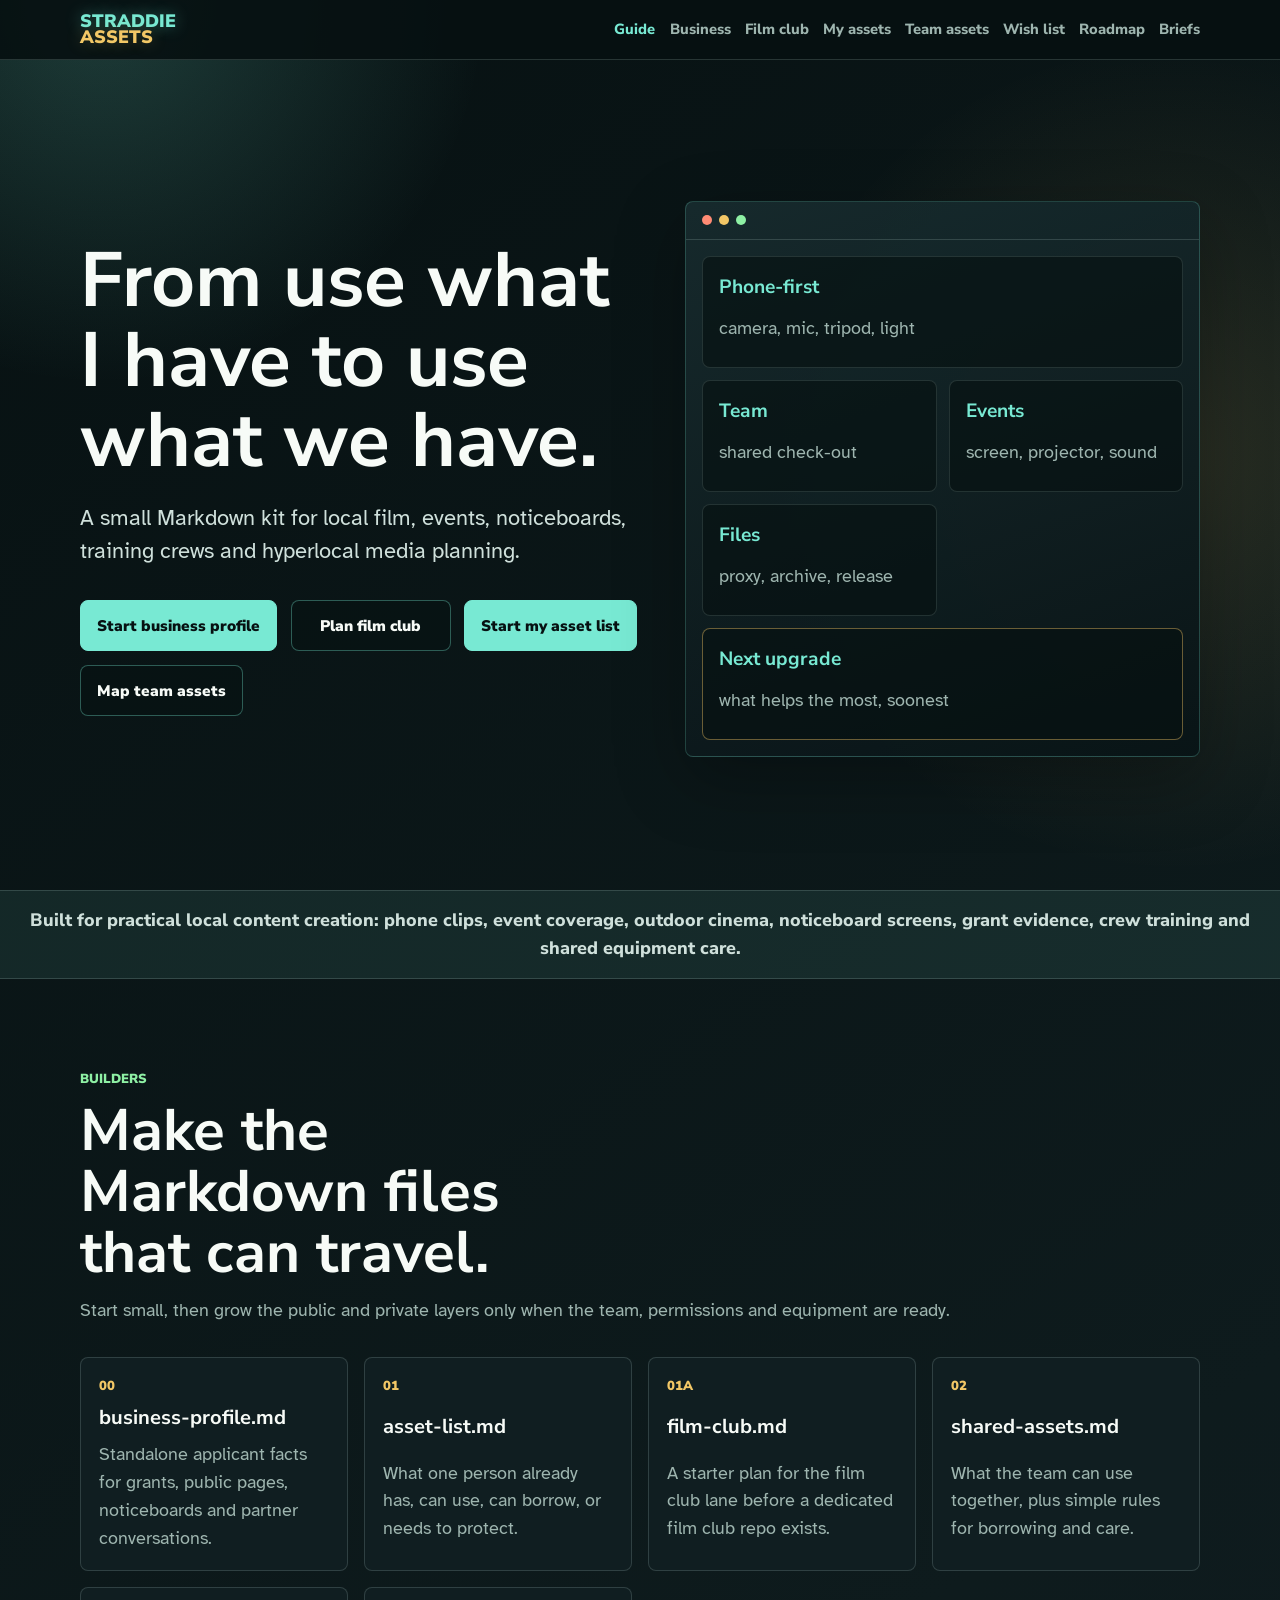
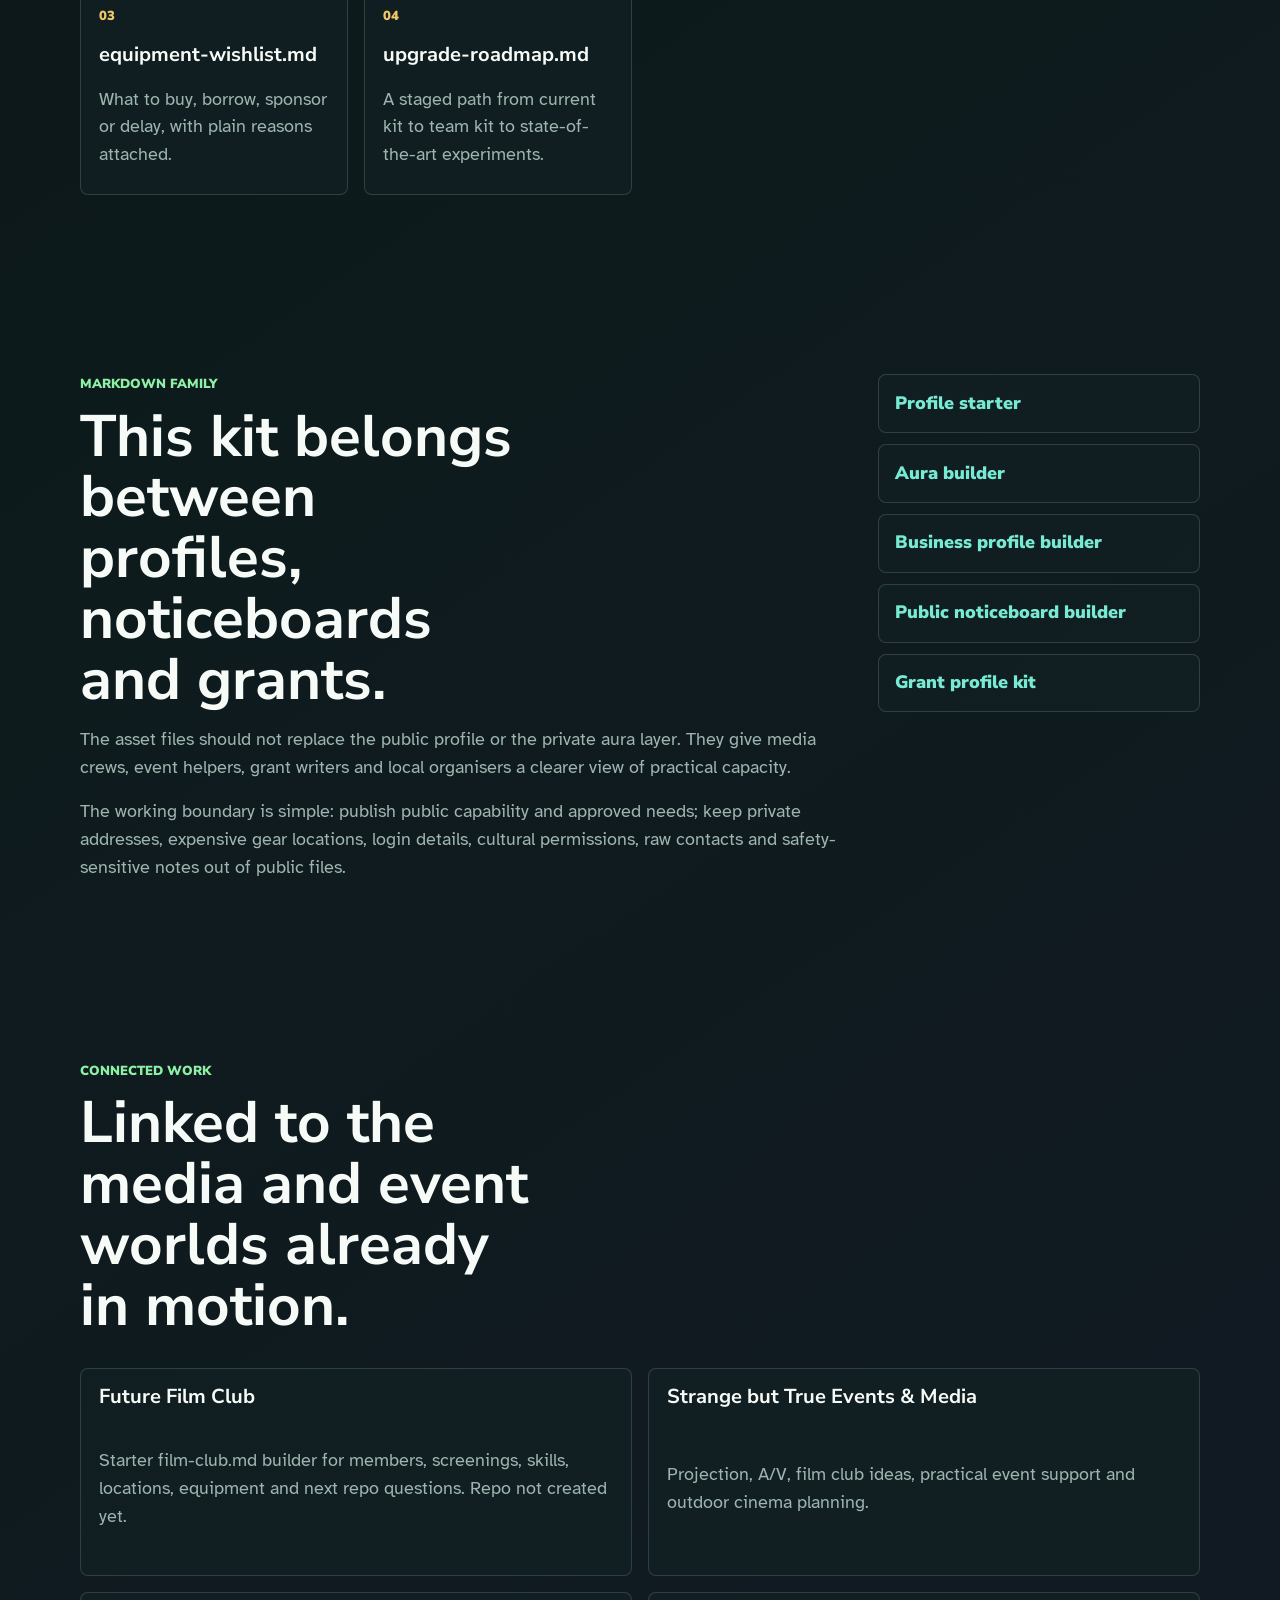
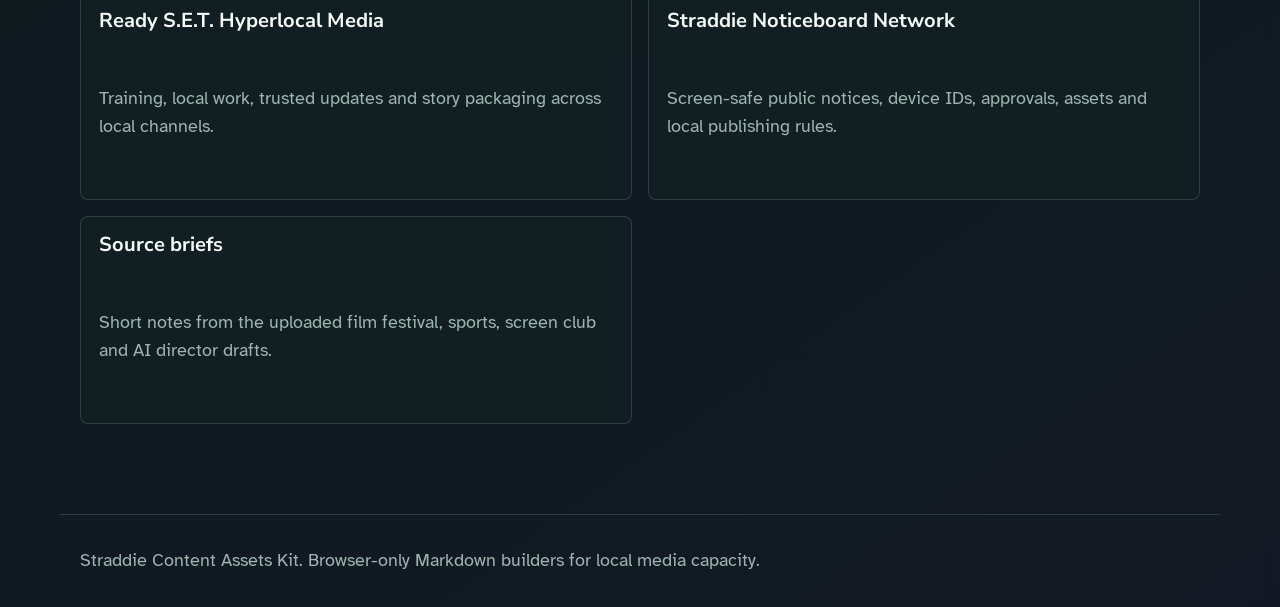
<file: index.html>
<!doctype html>
<html lang="en-AU">
  <head>
    <meta charset="utf-8">
    <meta name="viewport" content="width=device-width, initial-scale=1">
    <meta name="description" content="Markdown builders for local media asset lists, shared team gear, equipment wish lists and upgrade roadmaps on Minjerribah / North Stradbroke Island.">
    <title>Straddie Content Assets Kit</title>
    <link rel="preconnect" href="https://fonts.googleapis.com">
    <link rel="preconnect" href="https://fonts.gstatic.com" crossorigin>
    <link href="https://fonts.googleapis.com/css2?family=Atkinson+Hyperlegible:wght@400;700&family=Nunito+Sans:wght@700;800;900&display=swap" rel="stylesheet">
    <link rel="stylesheet" href="styles.css">
    <link rel="icon" type="image/png" sizes="32x32" href="assets/favicon-raster-32.png">
    <link rel="icon" type="image/png" sizes="192x192" href="assets/favicon-raster-192.png">
    <link rel="apple-touch-icon" sizes="180x180" href="assets/apple-touch-icon-raster-180.png">
</head>
  <body>
    <a class="skip-link" href="#main">Skip to content</a>
    <header class="site-header">
      <nav class="nav" aria-label="Main navigation">
        <a class="brand-mark" href="index.html" aria-label="Straddie Content Assets Kit home">
          <span>Straddie</span><span>Assets</span>
        </a>
        <button class="nav-toggle" type="button" aria-label="Open menu" aria-expanded="false"><span></span><span></span><span></span></button>
        <div class="nav-links">
          <a aria-current="page" href="index.html">Guide</a>
          <a href="business-profile-builder.html">Business</a>
          <a href="film-club-builder.html">Film club</a>
          <a href="asset-list-builder.html">My assets</a>
          <a href="shared-assets-builder.html">Team assets</a>
          <a href="wishlist-builder.html">Wish list</a>
          <a href="upgrade-roadmap-builder.html">Roadmap</a>
          <a href="source-briefs.html">Briefs</a>
        </div>
      </nav>
    </header>

    <main id="main">
      <section class="hero">
        <div class="hero-copy">
          <h1>From use what I have to use what we have.</h1>
          <p class="hero-lede">A small Markdown kit for local film, events, noticeboards, training crews and hyperlocal media planning.</p>
          <div class="hero-actions">
            <a class="button primary" href="business-profile-builder.html">Start business profile</a>
            <a class="button secondary" href="film-club-builder.html">Plan film club</a>
            <a class="button primary" href="asset-list-builder.html">Start my asset list</a>
            <a class="button secondary" href="shared-assets-builder.html">Map team assets</a>
          </div>
        </div>
        <aside class="gear-board" aria-label="Asset planning board">
          <div class="board-header">
            <span></span><span></span><span></span>
          </div>
          <div class="board-grid">
            <div class="gear-tile wide"><strong>Phone-first</strong><span>camera, mic, tripod, light</span></div>
            <div class="gear-tile"><strong>Team</strong><span>shared check-out</span></div>
            <div class="gear-tile"><strong>Events</strong><span>screen, projector, sound</span></div>
            <div class="gear-tile"><strong>Files</strong><span>proxy, archive, release</span></div>
            <div class="gear-tile wide accent"><strong>Next upgrade</strong><span>what helps the most, soonest</span></div>
          </div>
        </aside>
      </section>

      <section class="intro-band">
        <p>Built for practical local content creation: phone clips, event coverage, outdoor cinema, noticeboard screens, grant evidence, crew training and shared equipment care.</p>
      </section>

      <section class="section" aria-labelledby="builders-title">
        <div class="section-heading">
          <p class="eyebrow">Builders</p>
          <h2 id="builders-title">Make the Markdown files that can travel.</h2>
          <p>Start small, then grow the public and private layers only when the team, permissions and equipment are ready.</p>
        </div>
        <div class="tool-grid">
          <a class="tool-card" href="business-profile-builder.html">
            <span>00</span>
            <h3>business-profile.md</h3>
            <p>Standalone applicant facts for grants, public pages, noticeboards and partner conversations.</p>
          </a>
          <a class="tool-card" href="asset-list-builder.html">
            <span>01</span>
            <h3>asset-list.md</h3>
            <p>What one person already has, can use, can borrow, or needs to protect.</p>
          </a>
          <a class="tool-card" href="film-club-builder.html">
            <span>01A</span>
            <h3>film-club.md</h3>
            <p>A starter plan for the film club lane before a dedicated film club repo exists.</p>
          </a>
          <a class="tool-card" href="shared-assets-builder.html">
            <span>02</span>
            <h3>shared-assets.md</h3>
            <p>What the team can use together, plus simple rules for borrowing and care.</p>
          </a>
          <a class="tool-card" href="wishlist-builder.html">
            <span>03</span>
            <h3>equipment-wishlist.md</h3>
            <p>What to buy, borrow, sponsor or delay, with plain reasons attached.</p>
          </a>
          <a class="tool-card" href="upgrade-roadmap-builder.html">
            <span>04</span>
            <h3>upgrade-roadmap.md</h3>
            <p>A staged path from current kit to team kit to state-of-the-art experiments.</p>
          </a>
        </div>
      </section>

      <section class="section split-section" aria-labelledby="family-title">
        <div>
          <p class="eyebrow">Markdown family</p>
          <h2 id="family-title">This kit belongs between profiles, noticeboards and grants.</h2>
          <p class="page-copy">The asset files should not replace the public profile or the private aura layer. They give media crews, event helpers, grant writers and local organisers a clearer view of practical capacity.</p>
          <p class="page-copy">The working boundary is simple: publish public capability and approved needs; keep private addresses, expensive gear locations, login details, cultural permissions, raw contacts and safety-sensitive notes out of public files.</p>
        </div>
        <div class="link-stack">
          <a href="https://auraofintelligence.github.io/sbt_profile_starter/">Profile starter</a>
          <a href="https://auraofintelligence.github.io/sbt_aura_builder/">Aura builder</a>
          <a href="business-profile-builder.html">Business profile builder</a>
          <a href="https://auraofintelligence.github.io/straddie-noticeboard-network/public-noticeboard-builder.html">Public noticeboard builder</a>
          <a href="https://auraofintelligence.github.io/stradbroke-grants-lab/profile-kit.html">Grant profile kit</a>
        </div>
      </section>

      <section class="section" aria-labelledby="connected-title">
        <div class="section-heading">
          <p class="eyebrow">Connected work</p>
          <h2 id="connected-title">Linked to the media and event worlds already in motion.</h2>
        </div>
        <div class="related-grid">
          <a class="related-card" href="film-club-builder.html">
            <h3>Future Film Club</h3>
            <p>Starter film-club.md builder for members, screenings, skills, locations, equipment and next repo questions. Repo not created yet.</p>
          </a>
          <a class="related-card" href="https://auraofintelligence.github.io/strange-but-true/events-media.html">
            <h3>Strange but True Events & Media</h3>
            <p>Projection, A/V, film club ideas, practical event support and outdoor cinema planning.</p>
          </a>
          <a class="related-card" href="https://auraofintelligence.github.io/ready-set-co-op-hyperlocal-media/index.html">
            <h3>Ready S.E.T. Hyperlocal Media</h3>
            <p>Training, local work, trusted updates and story packaging across local channels.</p>
          </a>
          <a class="related-card" href="https://auraofintelligence.github.io/straddie-noticeboard-network/">
            <h3>Straddie Noticeboard Network</h3>
            <p>Screen-safe public notices, device IDs, approvals, assets and local publishing rules.</p>
          </a>
          <a class="related-card" href="source-briefs.html">
            <h3>Source briefs</h3>
            <p>Short notes from the uploaded film festival, sports, screen club and AI director drafts.</p>
          </a>
        </div>
      </section>
    </main>

    <footer class="site-footer">
      <p>Straddie Content Assets Kit. Browser-only Markdown builders for local media capacity.</p>
    </footer>
    <script src="app.js"></script>
  </body>
</html>
</file>
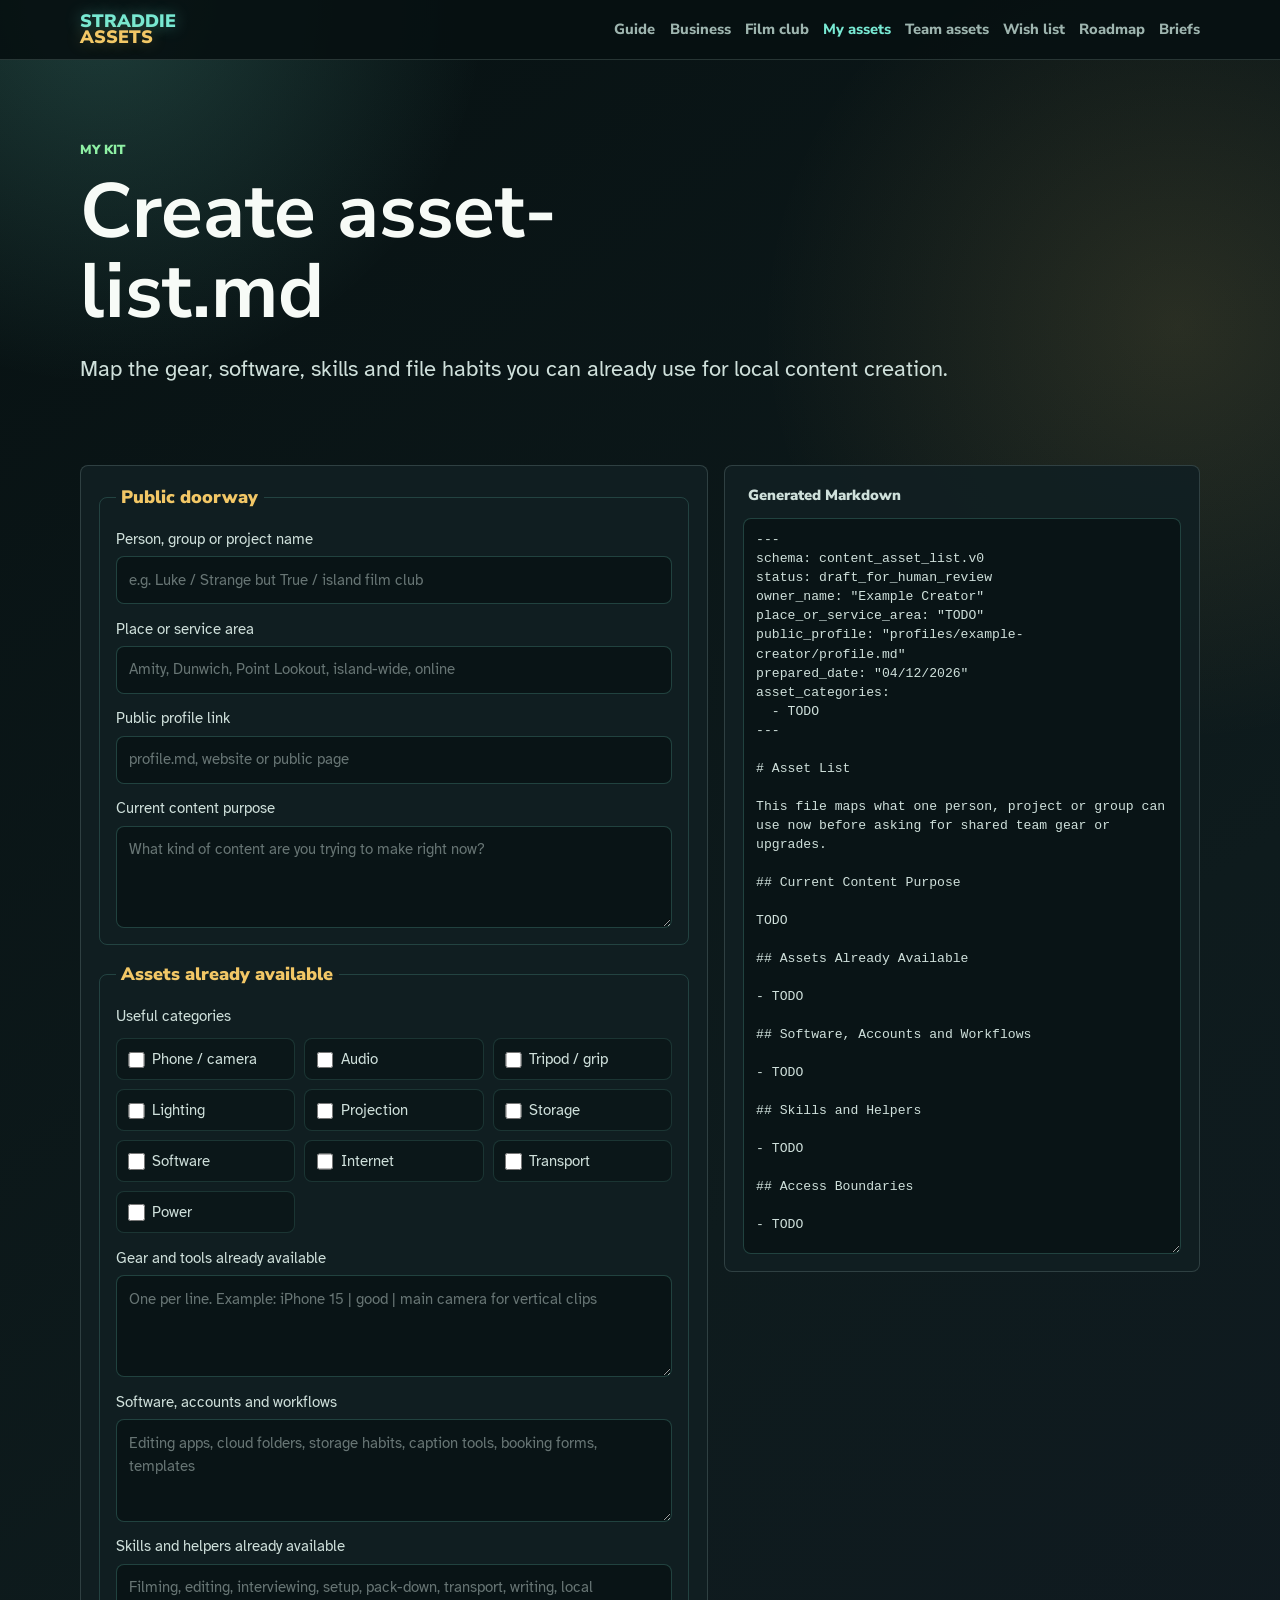
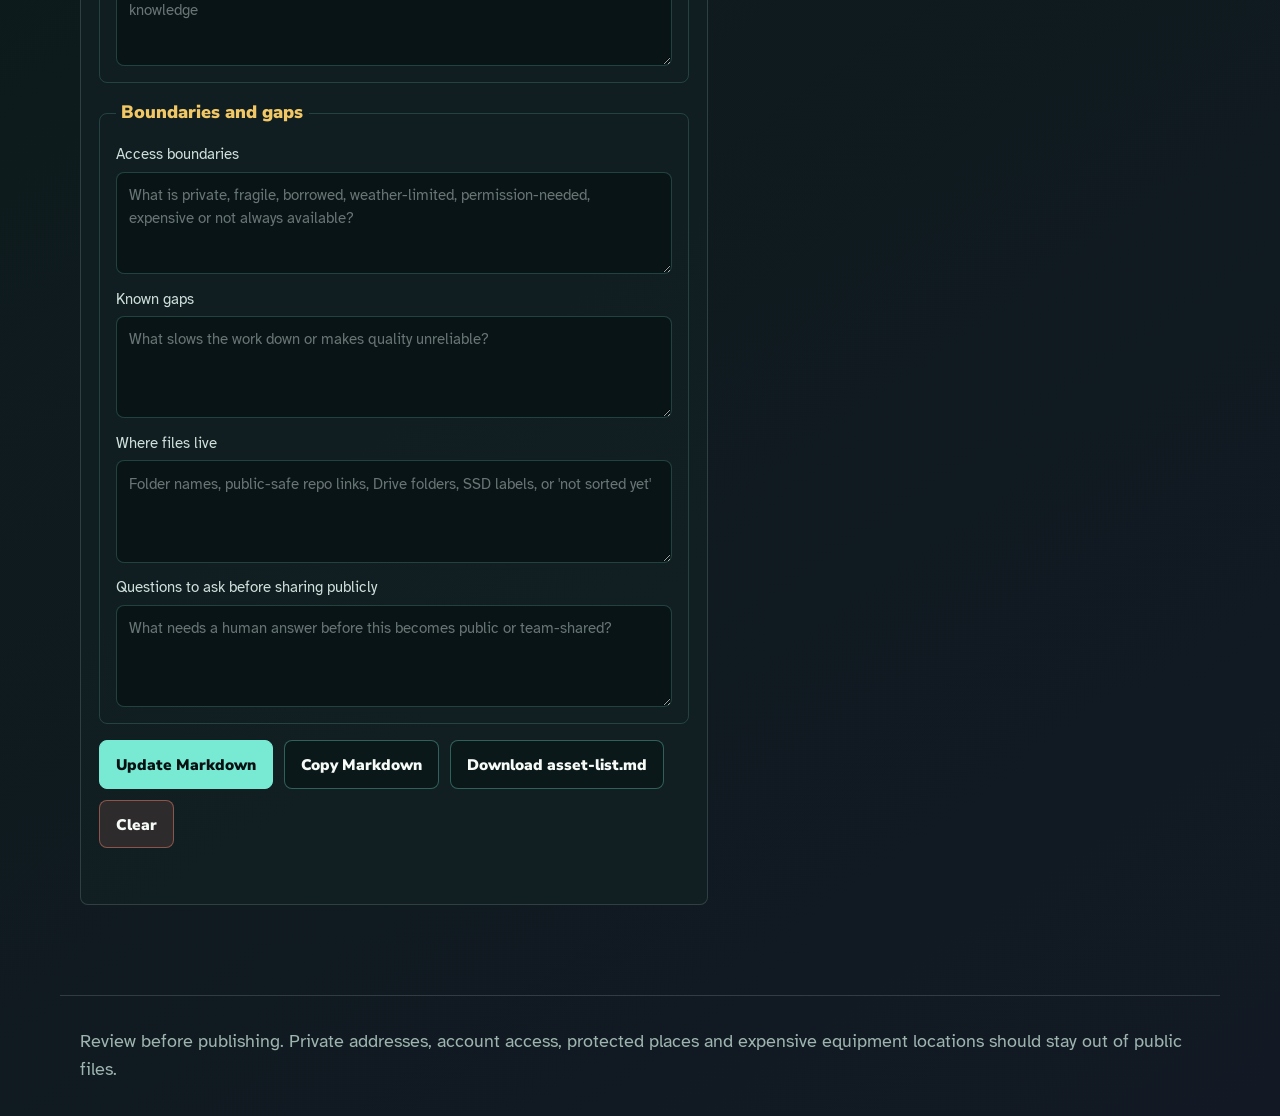
<file: asset-list-builder.html>
<!doctype html>
<html lang="en-AU">
  <head>
    <meta charset="utf-8">
    <meta name="viewport" content="width=device-width, initial-scale=1">
    <meta name="description" content="Build and export an asset-list.md file for local content creation.">
    <title>Build asset-list.md | Straddie Content Assets Kit</title>
    <link rel="preconnect" href="https://fonts.googleapis.com">
    <link rel="preconnect" href="https://fonts.gstatic.com" crossorigin>
    <link href="https://fonts.googleapis.com/css2?family=Atkinson+Hyperlegible:wght@400;700&family=Nunito+Sans:wght@700;800;900&display=swap" rel="stylesheet">
    <link rel="stylesheet" href="styles.css">
    <link rel="icon" href="assets/favicon.svg" type="image/svg+xml">
  <link rel="shortcut icon" href="assets/favicon.ico" type="image/x-icon">
</head>
  <body>
    <a class="skip-link" href="#main">Skip to content</a>
    <header class="site-header">
      <nav class="nav" aria-label="Main navigation">
        <a class="brand-mark" href="index.html" aria-label="Straddie Content Assets Kit home"><span>Straddie</span><span>Assets</span></a>
        <button class="nav-toggle" type="button" aria-label="Open menu" aria-expanded="false"><span></span><span></span><span></span></button>
        <div class="nav-links">
          <a href="index.html">Guide</a>
          <a href="business-profile-builder.html">Business</a>
          <a href="film-club-builder.html">Film club</a>
          <a aria-current="page" href="asset-list-builder.html">My assets</a>
          <a href="shared-assets-builder.html">Team assets</a>
          <a href="wishlist-builder.html">Wish list</a>
          <a href="upgrade-roadmap-builder.html">Roadmap</a>
          <a href="source-briefs.html">Briefs</a>
        </div>
      </nav>
    </header>

    <main id="main">
      <section class="page-hero">
        <p class="eyebrow">My kit</p>
        <h1>Create asset-list.md</h1>
        <p class="hero-lede">Map the gear, software, skills and file habits you can already use for local content creation.</p>
      </section>

      <section class="section builder-layout">
        <form class="builder-form" data-builder-form data-builder-kind="asset">
          <fieldset>
            <legend>Public doorway</legend>
            <label>Person, group or project name <input name="owner_name" placeholder="e.g. Luke / Strange but True / island film club"></label>
            <label>Place or service area <input name="place" placeholder="Amity, Dunwich, Point Lookout, island-wide, online"></label>
            <label>Public profile link <input name="profile_link" placeholder="profile.md, website or public page"></label>
            <label>Current content purpose <textarea name="purpose" placeholder="What kind of content are you trying to make right now?"></textarea></label>
          </fieldset>

          <fieldset>
            <legend>Assets already available</legend>
            <div class="field-group">
              <p>Useful categories</p>
              <div class="option-grid compact" data-checkbox-group="asset_categories"></div>
            </div>
            <label>Gear and tools already available <textarea name="owned_items" placeholder="One per line. Example: iPhone 15 | good | main camera for vertical clips"></textarea></label>
            <label>Software, accounts and workflows <textarea name="software" placeholder="Editing apps, cloud folders, storage habits, caption tools, booking forms, templates"></textarea></label>
            <label>Skills and helpers already available <textarea name="skills" placeholder="Filming, editing, interviewing, setup, pack-down, transport, writing, local knowledge"></textarea></label>
          </fieldset>

          <fieldset>
            <legend>Boundaries and gaps</legend>
            <label>Access boundaries <textarea name="access_boundaries" placeholder="What is private, fragile, borrowed, weather-limited, permission-needed, expensive or not always available?"></textarea></label>
            <label>Known gaps <textarea name="gaps" placeholder="What slows the work down or makes quality unreliable?"></textarea></label>
            <label>Where files live <textarea name="file_locations" placeholder="Folder names, public-safe repo links, Drive folders, SSD labels, or 'not sorted yet'"></textarea></label>
            <label>Questions to ask before sharing publicly <textarea name="open_questions" placeholder="What needs a human answer before this becomes public or team-shared?"></textarea></label>
          </fieldset>

          <div class="builder-actions">
            <button class="button primary" type="submit">Update Markdown</button>
            <button class="button secondary" type="button" data-copy-markdown>Copy Markdown</button>
            <button class="button secondary" type="button" data-download-markdown>Download asset-list.md</button>
            <button class="button danger" type="button" data-clear-form>Clear</button>
          </div>
          <p class="status" data-status aria-live="polite"></p>
        </form>
        <aside class="output-panel">
          <label for="markdownOutput">Generated Markdown</label>
          <textarea id="markdownOutput" class="markdown-output" spellcheck="false" data-markdown-output></textarea>
        </aside>
      </section>
    </main>

    <footer class="site-footer">
      <p>Review before publishing. Private addresses, account access, protected places and expensive equipment locations should stay out of public files.</p>
    </footer>
    <script src="app.js"></script>
    <script src="builder.js"></script>
  </body>
</html>
</file>
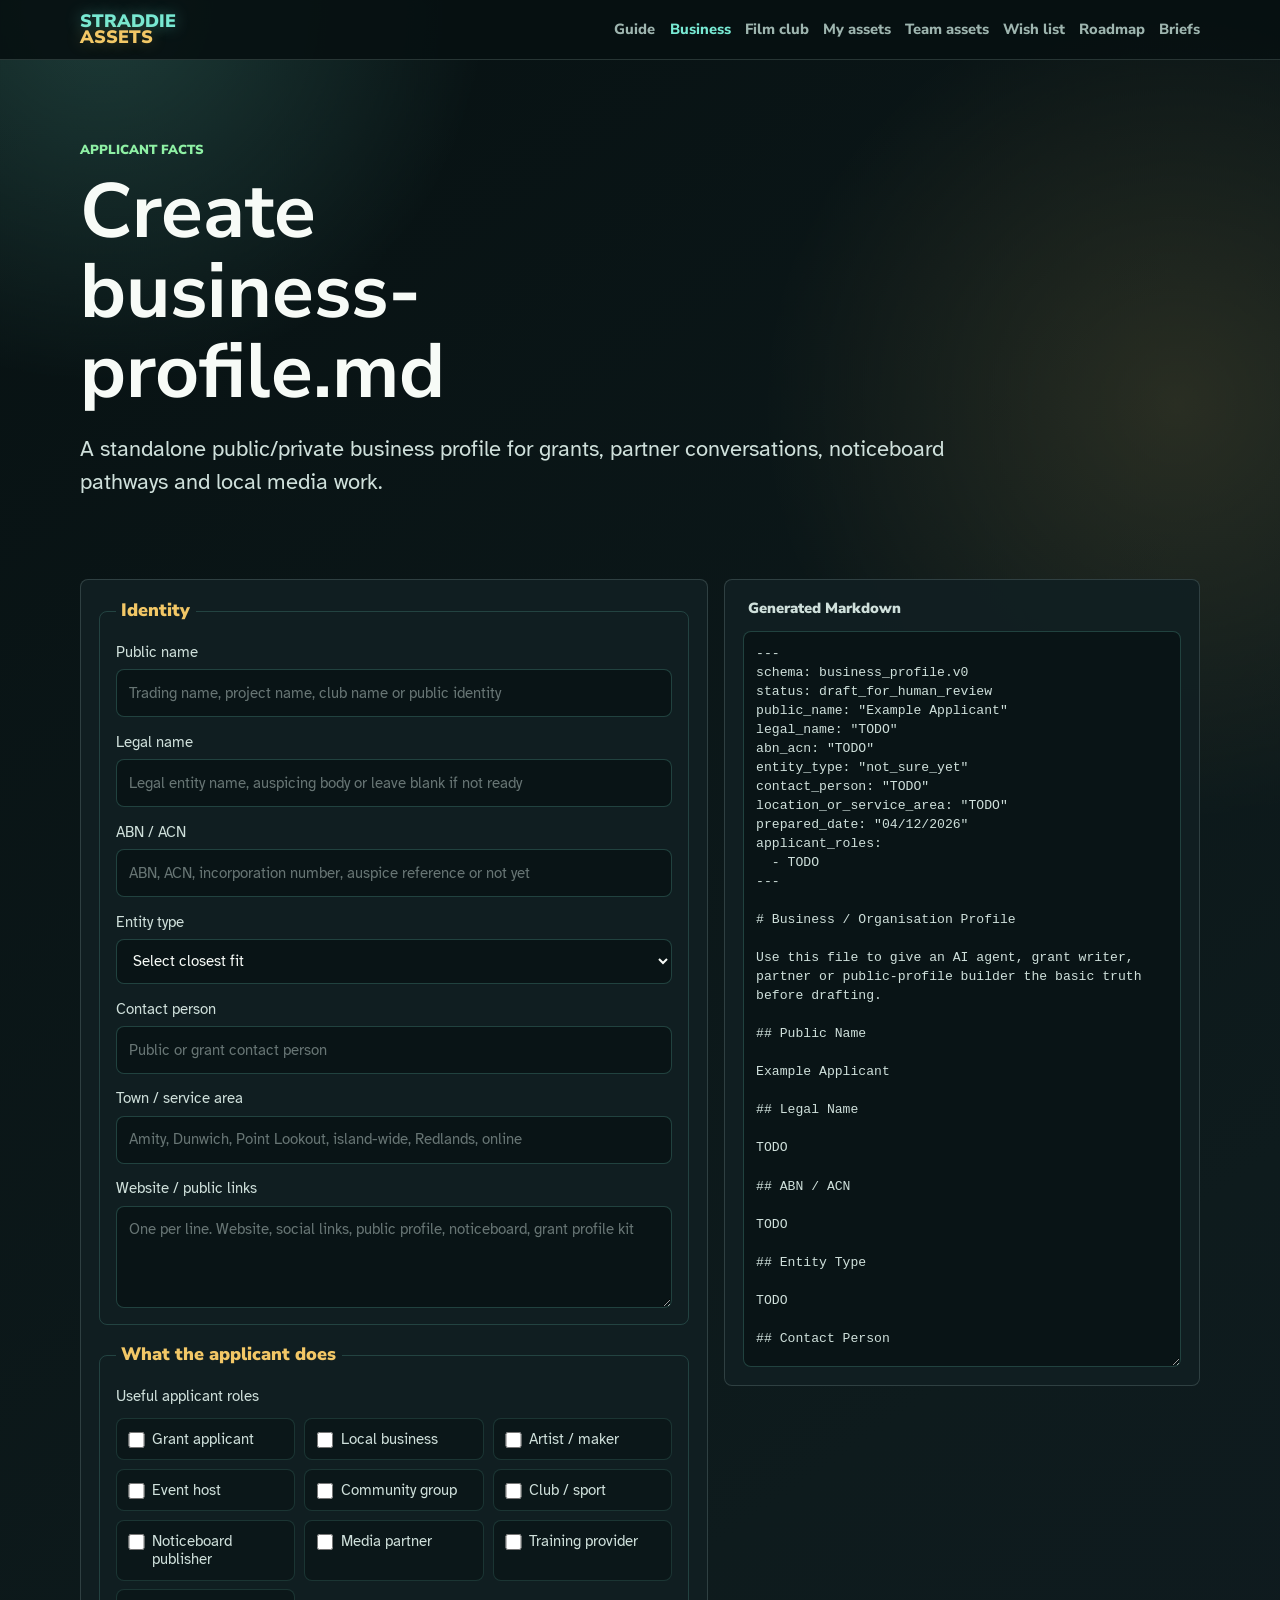
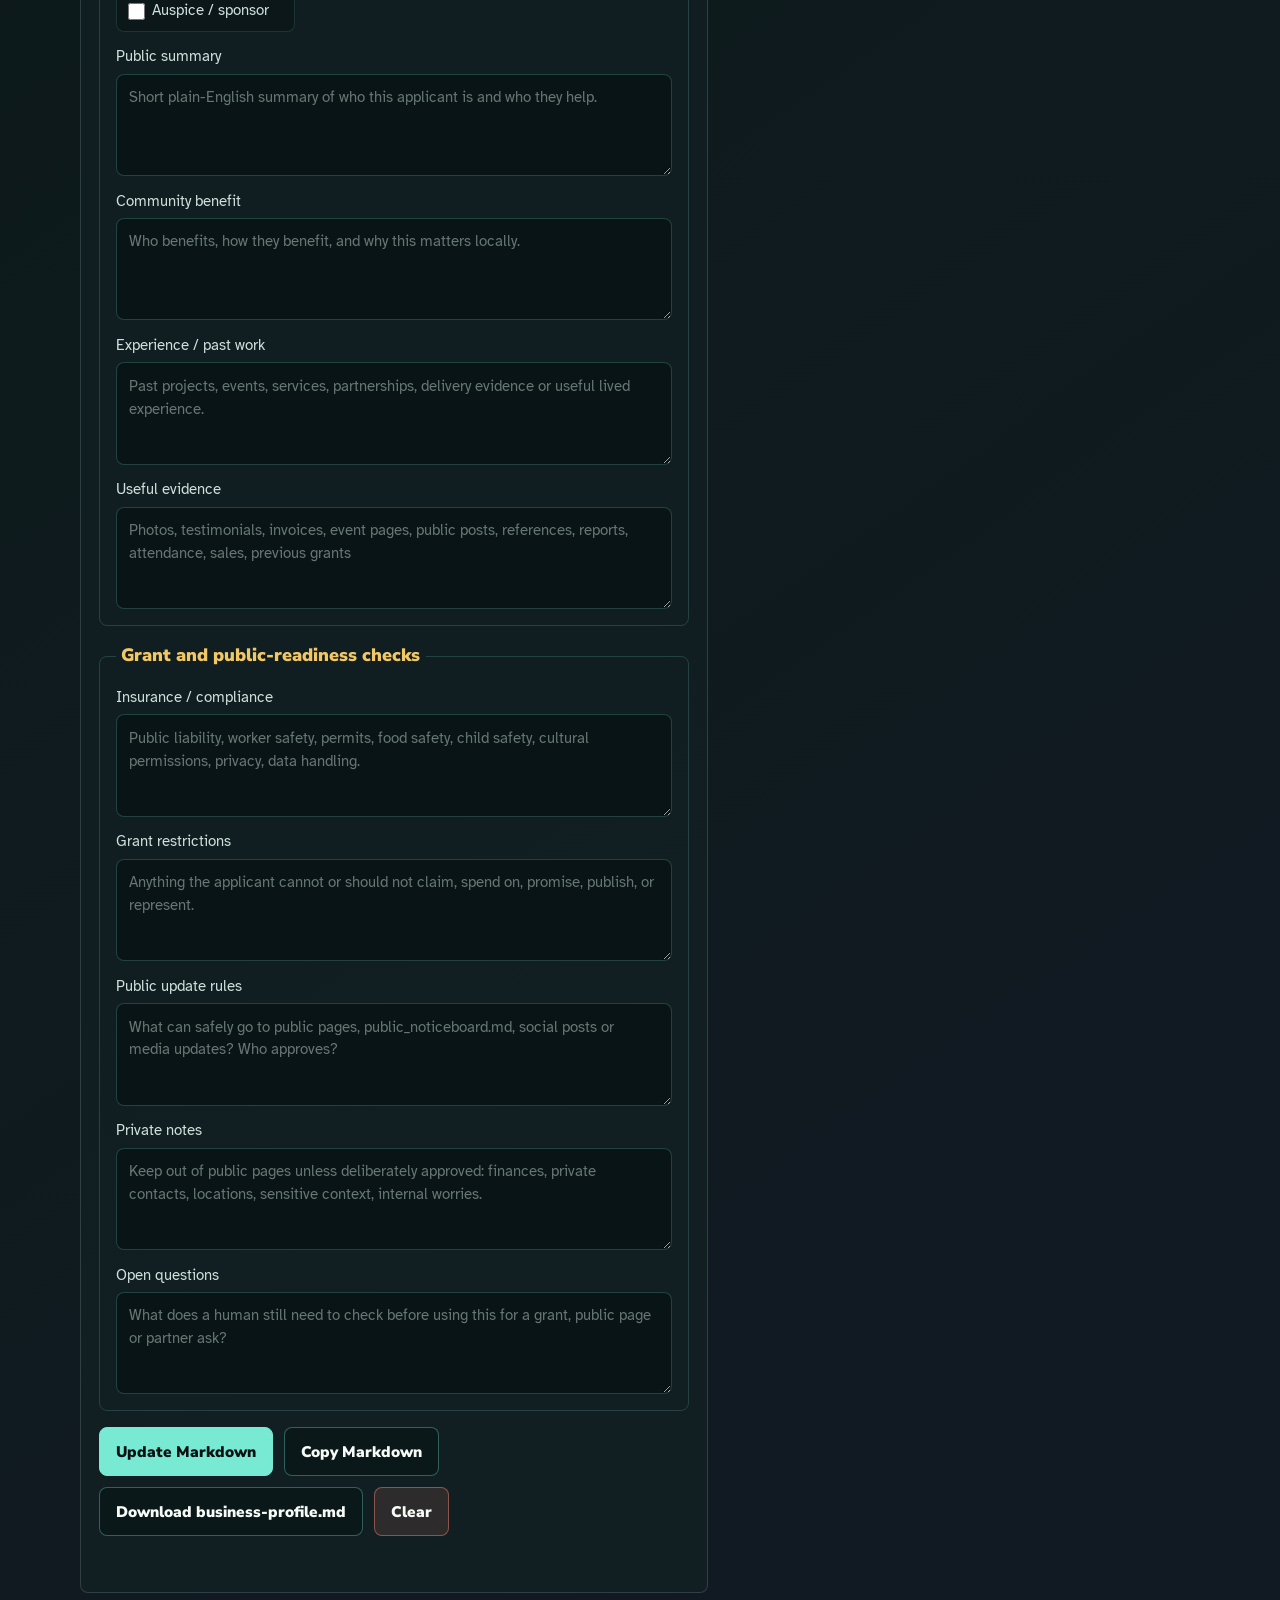
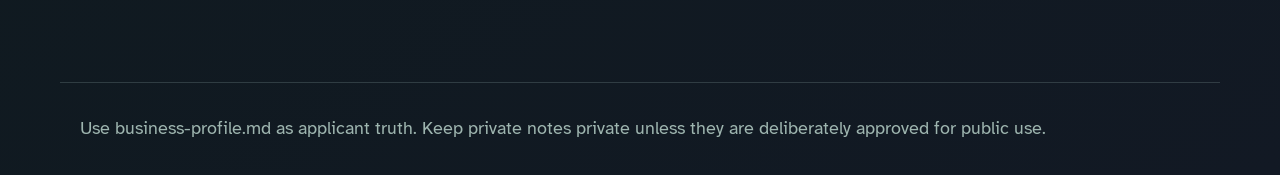
<file: business-profile-builder.html>
<!doctype html>
<html lang="en-AU">
  <head>
    <meta charset="utf-8">
    <meta name="viewport" content="width=device-width, initial-scale=1">
    <meta name="description" content="Build and export a standalone business-profile.md file for grants, public profiles, noticeboards and partner conversations.">
    <title>Build business-profile.md | Straddie Content Assets Kit</title>
    <link rel="preconnect" href="https://fonts.googleapis.com">
    <link rel="preconnect" href="https://fonts.gstatic.com" crossorigin>
    <link href="https://fonts.googleapis.com/css2?family=Atkinson+Hyperlegible:wght@400;700&family=Nunito+Sans:wght@700;800;900&display=swap" rel="stylesheet">
    <link rel="stylesheet" href="styles.css">
    <link rel="icon" href="assets/favicon.svg" type="image/svg+xml">
  <link rel="shortcut icon" href="assets/favicon.ico" type="image/x-icon">
</head>
  <body>
    <a class="skip-link" href="#main">Skip to content</a>
    <header class="site-header">
      <nav class="nav" aria-label="Main navigation">
        <a class="brand-mark" href="index.html" aria-label="Straddie Content Assets Kit home"><span>Straddie</span><span>Assets</span></a>
        <button class="nav-toggle" type="button" aria-label="Open menu" aria-expanded="false"><span></span><span></span><span></span></button>
        <div class="nav-links">
          <a href="index.html">Guide</a>
          <a aria-current="page" href="business-profile-builder.html">Business</a>
          <a href="film-club-builder.html">Film club</a>
          <a href="asset-list-builder.html">My assets</a>
          <a href="shared-assets-builder.html">Team assets</a>
          <a href="wishlist-builder.html">Wish list</a>
          <a href="upgrade-roadmap-builder.html">Roadmap</a>
          <a href="source-briefs.html">Briefs</a>
        </div>
      </nav>
    </header>

    <main id="main">
      <section class="page-hero">
        <p class="eyebrow">Applicant facts</p>
        <h1>Create business-profile.md</h1>
        <p class="hero-lede">A standalone public/private business profile for grants, partner conversations, noticeboard pathways and local media work.</p>
      </section>

      <section class="section builder-layout">
        <form class="builder-form" data-builder-form data-builder-kind="business">
          <fieldset>
            <legend>Identity</legend>
            <label>Public name <input name="public_name" placeholder="Trading name, project name, club name or public identity"></label>
            <label>Legal name <input name="legal_name" placeholder="Legal entity name, auspicing body or leave blank if not ready"></label>
            <label>ABN / ACN <input name="abn" placeholder="ABN, ACN, incorporation number, auspice reference or not yet"></label>
            <label>Entity type
              <select name="entity_type">
                <option value="">Select closest fit</option>
                <option value="sole_trader">Sole trader</option>
                <option value="company">Company</option>
                <option value="incorporated_association">Incorporated association</option>
                <option value="charity_or_not_for_profit">Charity or not-for-profit</option>
                <option value="auspiced_project">Auspiced project</option>
                <option value="informal_group">Informal community group</option>
                <option value="artist_practice">Artist practice</option>
                <option value="club_or_committee">Club or committee</option>
                <option value="other">Other / not sure yet</option>
              </select>
            </label>
            <label>Contact person <input name="contact_person" placeholder="Public or grant contact person"></label>
            <label>Town / service area <input name="location" placeholder="Amity, Dunwich, Point Lookout, island-wide, Redlands, online"></label>
            <label>Website / public links <textarea name="links" placeholder="One per line. Website, social links, public profile, noticeboard, grant profile kit"></textarea></label>
          </fieldset>

          <fieldset>
            <legend>What the applicant does</legend>
            <div class="field-group">
              <p>Useful applicant roles</p>
              <div class="option-grid compact" data-checkbox-group="business_roles"></div>
            </div>
            <label>Public summary <textarea name="summary" placeholder="Short plain-English summary of who this applicant is and who they help."></textarea></label>
            <label>Community benefit <textarea name="benefit" placeholder="Who benefits, how they benefit, and why this matters locally."></textarea></label>
            <label>Experience / past work <textarea name="experience" placeholder="Past projects, events, services, partnerships, delivery evidence or useful lived experience."></textarea></label>
            <label>Useful evidence <textarea name="evidence" placeholder="Photos, testimonials, invoices, event pages, public posts, references, reports, attendance, sales, previous grants"></textarea></label>
          </fieldset>

          <fieldset>
            <legend>Grant and public-readiness checks</legend>
            <label>Insurance / compliance <textarea name="compliance" placeholder="Public liability, worker safety, permits, food safety, child safety, cultural permissions, privacy, data handling."></textarea></label>
            <label>Grant restrictions <textarea name="restrictions" placeholder="Anything the applicant cannot or should not claim, spend on, promise, publish, or represent."></textarea></label>
            <label>Public update rules <textarea name="public_updates" placeholder="What can safely go to public pages, public_noticeboard.md, social posts or media updates? Who approves?"></textarea></label>
            <label>Private notes <textarea name="private_notes" placeholder="Keep out of public pages unless deliberately approved: finances, private contacts, locations, sensitive context, internal worries."></textarea></label>
            <label>Open questions <textarea name="open_questions" placeholder="What does a human still need to check before using this for a grant, public page or partner ask?"></textarea></label>
          </fieldset>

          <div class="builder-actions">
            <button class="button primary" type="submit">Update Markdown</button>
            <button class="button secondary" type="button" data-copy-markdown>Copy Markdown</button>
            <button class="button secondary" type="button" data-download-markdown>Download business-profile.md</button>
            <button class="button danger" type="button" data-clear-form>Clear</button>
          </div>
          <p class="status" data-status aria-live="polite"></p>
        </form>
        <aside class="output-panel">
          <label for="markdownOutput">Generated Markdown</label>
          <textarea id="markdownOutput" class="markdown-output" spellcheck="false" data-markdown-output></textarea>
        </aside>
      </section>
    </main>

    <footer class="site-footer">
      <p>Use business-profile.md as applicant truth. Keep private notes private unless they are deliberately approved for public use.</p>
    </footer>
    <script src="app.js"></script>
    <script src="builder.js"></script>
  </body>
</html>
</file>
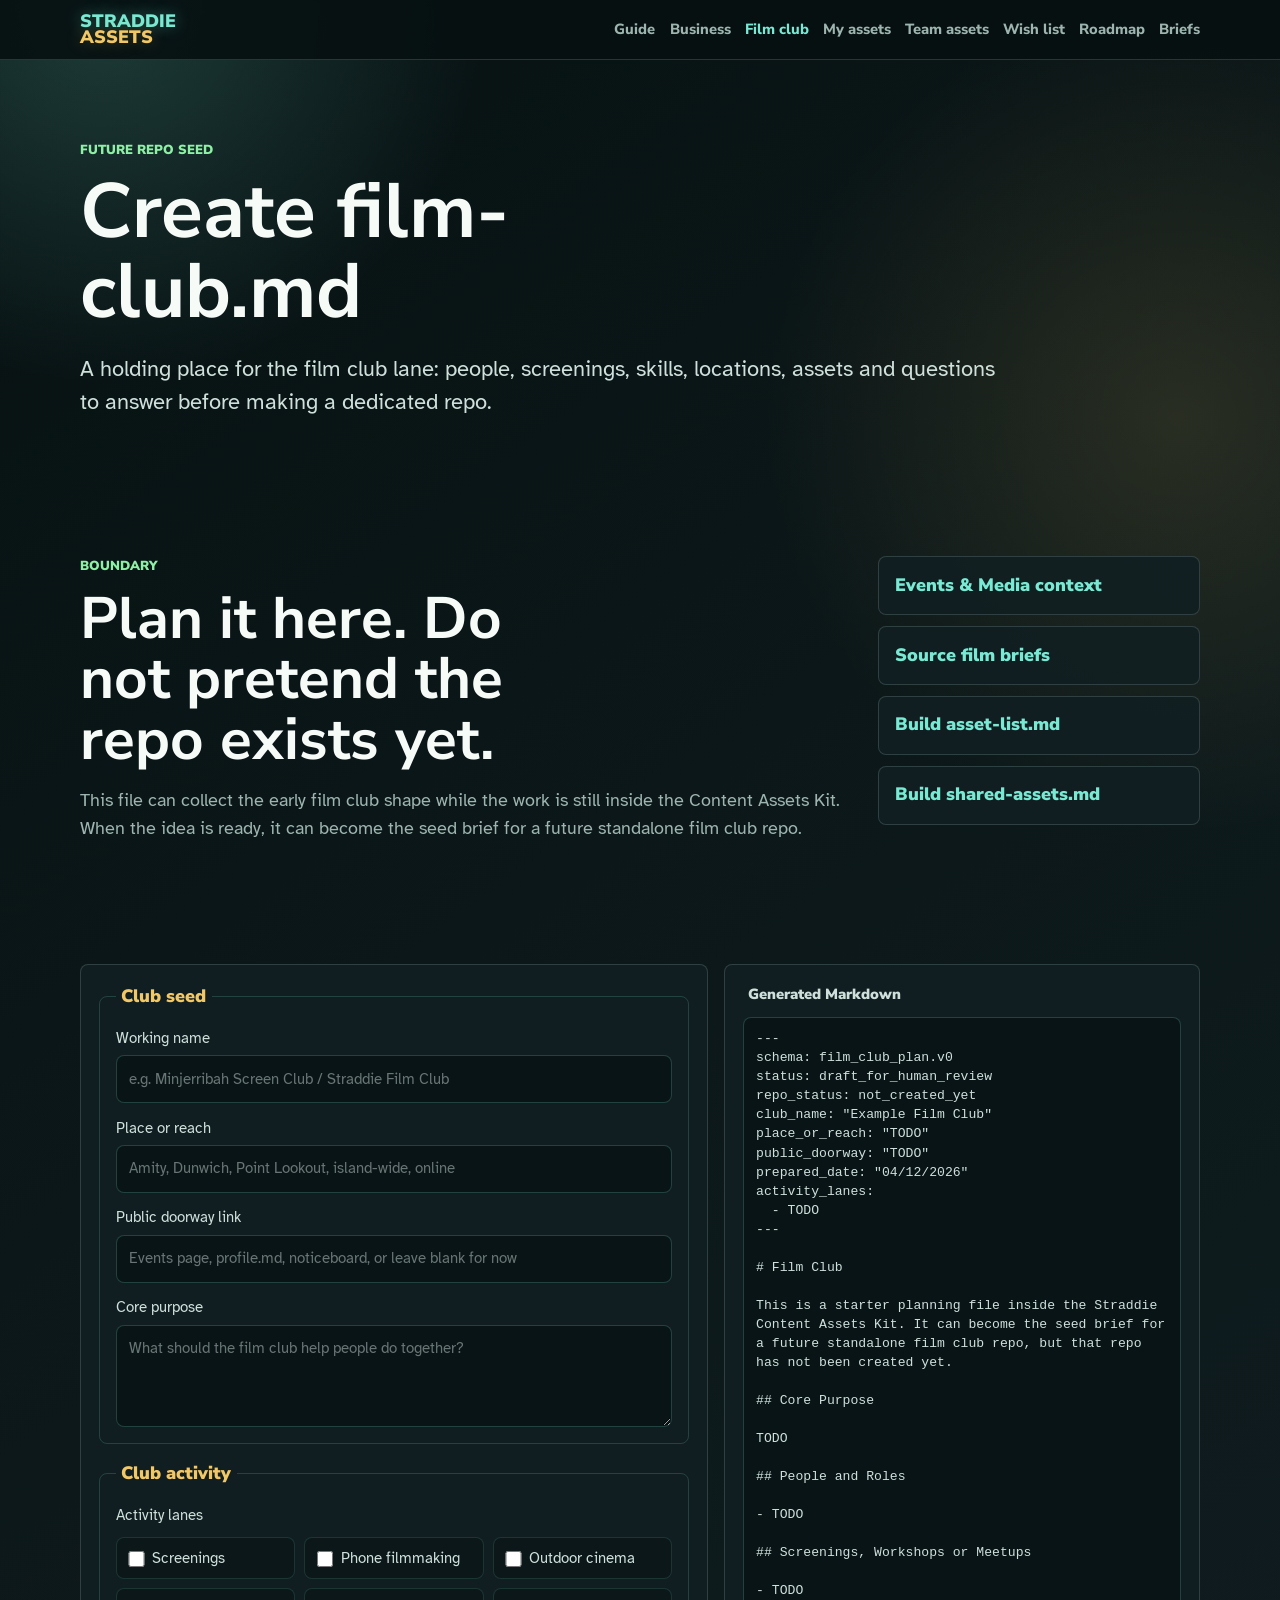
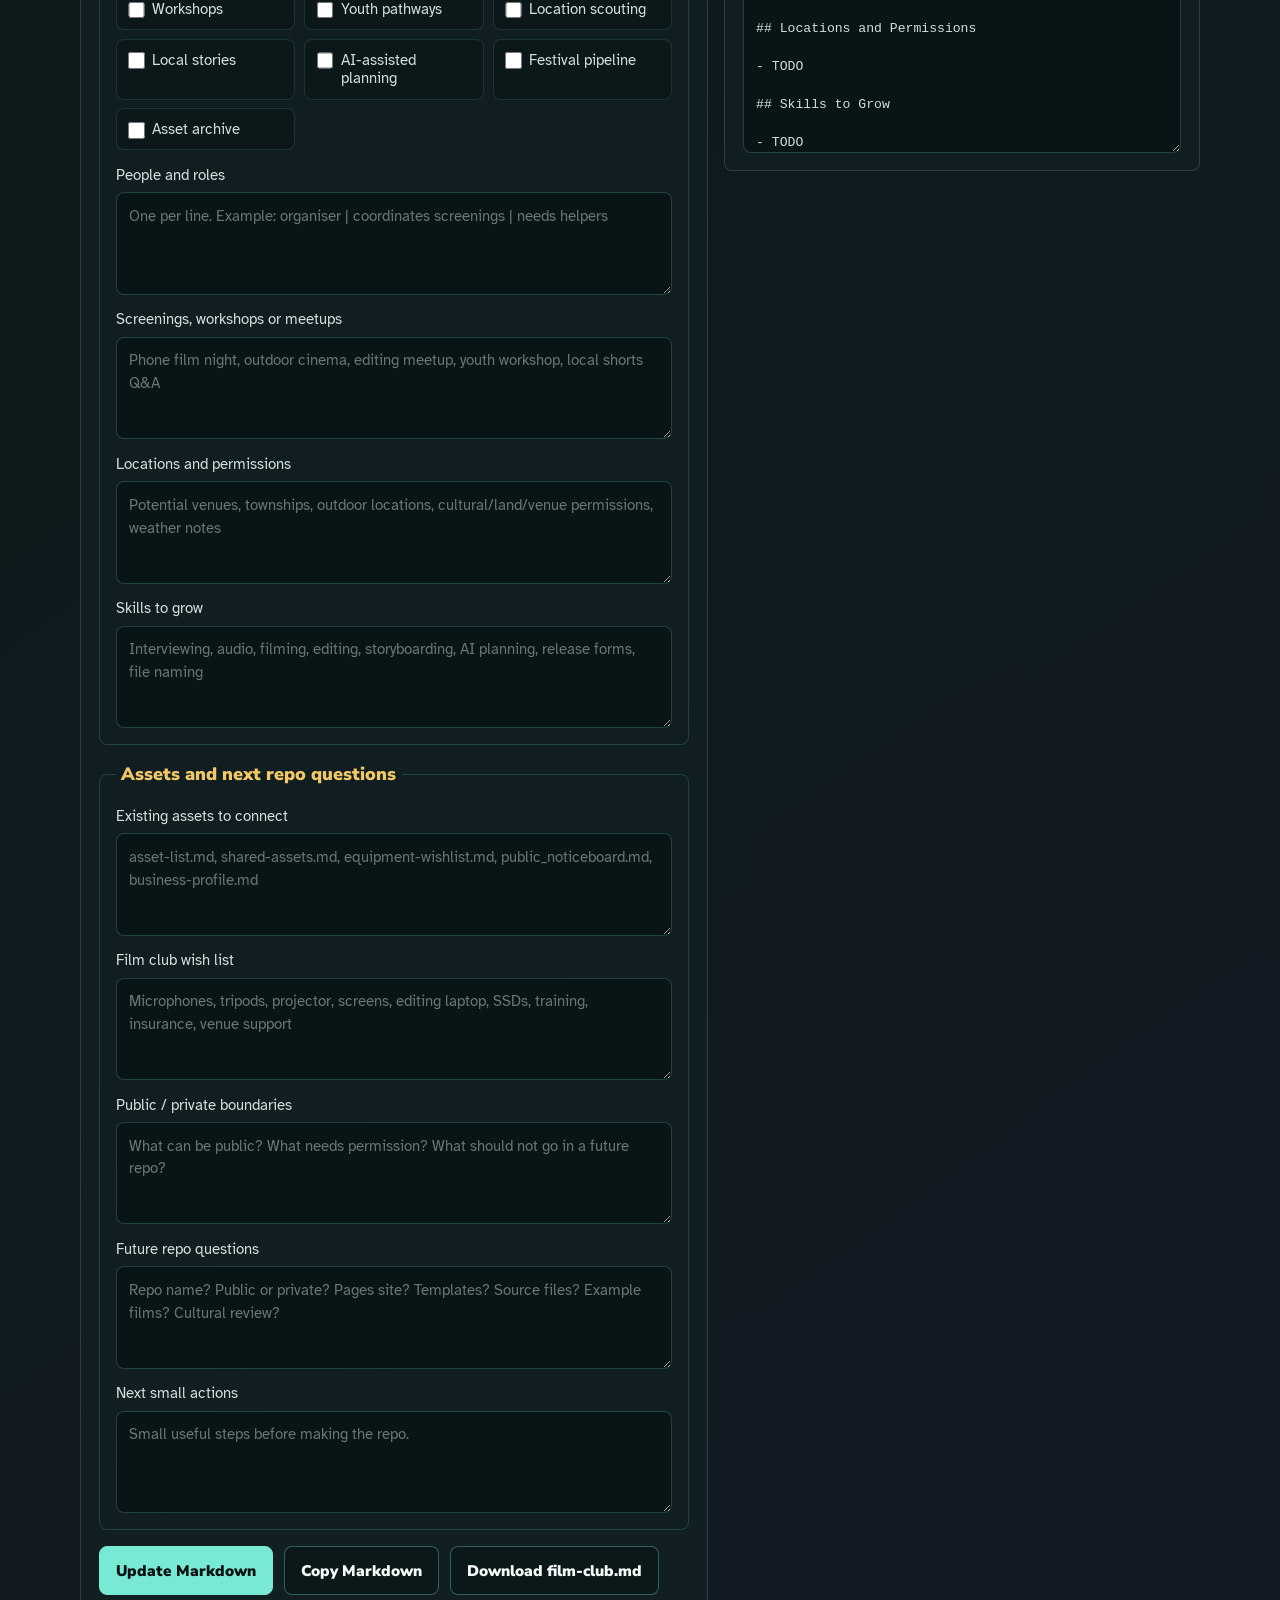
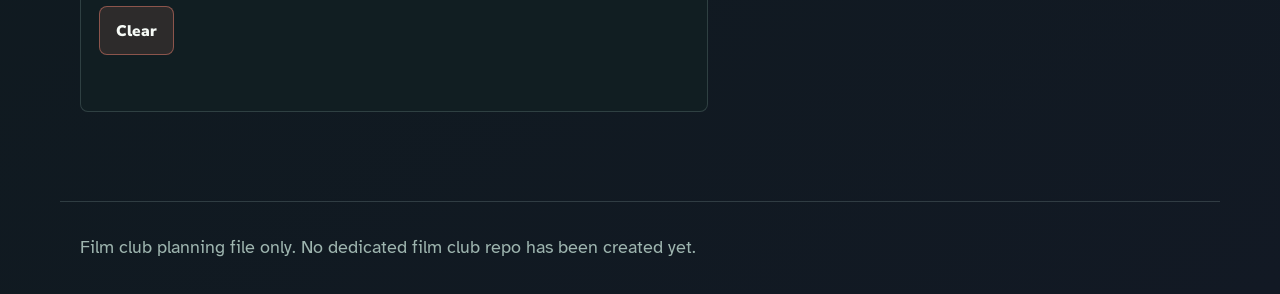
<file: film-club-builder.html>
<!doctype html>
<html lang="en-AU">
  <head>
    <meta charset="utf-8">
    <meta name="viewport" content="width=device-width, initial-scale=1">
    <meta name="description" content="Build and export a starter film-club.md file before a dedicated film club repo exists.">
    <title>Build film-club.md | Straddie Content Assets Kit</title>
    <link rel="preconnect" href="https://fonts.googleapis.com">
    <link rel="preconnect" href="https://fonts.gstatic.com" crossorigin>
    <link href="https://fonts.googleapis.com/css2?family=Atkinson+Hyperlegible:wght@400;700&family=Nunito+Sans:wght@700;800;900&display=swap" rel="stylesheet">
    <link rel="stylesheet" href="styles.css">
    <link rel="icon" href="assets/favicon.svg" type="image/svg+xml">
  <link rel="shortcut icon" href="assets/favicon.ico" type="image/x-icon">
</head>
  <body>
    <a class="skip-link" href="#main">Skip to content</a>
    <header class="site-header">
      <nav class="nav" aria-label="Main navigation">
        <a class="brand-mark" href="index.html" aria-label="Straddie Content Assets Kit home"><span>Straddie</span><span>Assets</span></a>
        <button class="nav-toggle" type="button" aria-label="Open menu" aria-expanded="false"><span></span><span></span><span></span></button>
        <div class="nav-links">
          <a href="index.html">Guide</a>
          <a href="business-profile-builder.html">Business</a>
          <a aria-current="page" href="film-club-builder.html">Film club</a>
          <a href="asset-list-builder.html">My assets</a>
          <a href="shared-assets-builder.html">Team assets</a>
          <a href="wishlist-builder.html">Wish list</a>
          <a href="upgrade-roadmap-builder.html">Roadmap</a>
          <a href="source-briefs.html">Briefs</a>
        </div>
      </nav>
    </header>

    <main id="main">
      <section class="page-hero">
        <p class="eyebrow">Future repo seed</p>
        <h1>Create film-club.md</h1>
        <p class="hero-lede">A holding place for the film club lane: people, screenings, skills, locations, assets and questions to answer before making a dedicated repo.</p>
      </section>

      <section class="section split-section">
        <div>
          <p class="eyebrow">Boundary</p>
          <h2>Plan it here. Do not pretend the repo exists yet.</h2>
          <p class="page-copy">This file can collect the early film club shape while the work is still inside the Content Assets Kit. When the idea is ready, it can become the seed brief for a future standalone film club repo.</p>
        </div>
        <div class="link-stack">
          <a href="https://auraofintelligence.github.io/strange-but-true/events-media.html">Events & Media context</a>
          <a href="source-briefs.html">Source film briefs</a>
          <a href="asset-list-builder.html">Build asset-list.md</a>
          <a href="shared-assets-builder.html">Build shared-assets.md</a>
        </div>
      </section>

      <section class="section builder-layout">
        <form class="builder-form" data-builder-form data-builder-kind="filmclub">
          <fieldset>
            <legend>Club seed</legend>
            <label>Working name <input name="club_name" placeholder="e.g. Minjerribah Screen Club / Straddie Film Club"></label>
            <label>Place or reach <input name="place" placeholder="Amity, Dunwich, Point Lookout, island-wide, online"></label>
            <label>Public doorway link <input name="public_link" placeholder="Events page, profile.md, noticeboard, or leave blank for now"></label>
            <label>Core purpose <textarea name="purpose" placeholder="What should the film club help people do together?"></textarea></label>
          </fieldset>

          <fieldset>
            <legend>Club activity</legend>
            <div class="field-group">
              <p>Activity lanes</p>
              <div class="option-grid compact" data-checkbox-group="filmclub_lanes"></div>
            </div>
            <label>People and roles <textarea name="people_roles" placeholder="One per line. Example: organiser | coordinates screenings | needs helpers"></textarea></label>
            <label>Screenings, workshops or meetups <textarea name="activities" placeholder="Phone film night, outdoor cinema, editing meetup, youth workshop, local shorts Q&A"></textarea></label>
            <label>Locations and permissions <textarea name="locations" placeholder="Potential venues, townships, outdoor locations, cultural/land/venue permissions, weather notes"></textarea></label>
            <label>Skills to grow <textarea name="skills" placeholder="Interviewing, audio, filming, editing, storyboarding, AI planning, release forms, file naming"></textarea></label>
          </fieldset>

          <fieldset>
            <legend>Assets and next repo questions</legend>
            <label>Existing assets to connect <textarea name="assets" placeholder="asset-list.md, shared-assets.md, equipment-wishlist.md, public_noticeboard.md, business-profile.md"></textarea></label>
            <label>Film club wish list <textarea name="wishlist" placeholder="Microphones, tripods, projector, screens, editing laptop, SSDs, training, insurance, venue support"></textarea></label>
            <label>Public / private boundaries <textarea name="boundaries" placeholder="What can be public? What needs permission? What should not go in a future repo?"></textarea></label>
            <label>Future repo questions <textarea name="repo_questions" placeholder="Repo name? Public or private? Pages site? Templates? Source files? Example films? Cultural review?"></textarea></label>
            <label>Next small actions <textarea name="next_actions" placeholder="Small useful steps before making the repo."></textarea></label>
          </fieldset>

          <div class="builder-actions">
            <button class="button primary" type="submit">Update Markdown</button>
            <button class="button secondary" type="button" data-copy-markdown>Copy Markdown</button>
            <button class="button secondary" type="button" data-download-markdown>Download film-club.md</button>
            <button class="button danger" type="button" data-clear-form>Clear</button>
          </div>
          <p class="status" data-status aria-live="polite"></p>
        </form>
        <aside class="output-panel">
          <label for="markdownOutput">Generated Markdown</label>
          <textarea id="markdownOutput" class="markdown-output" spellcheck="false" data-markdown-output></textarea>
        </aside>
      </section>
    </main>

    <footer class="site-footer">
      <p>Film club planning file only. No dedicated film club repo has been created yet.</p>
    </footer>
    <script src="app.js"></script>
    <script src="builder.js"></script>
  </body>
</html>
</file>
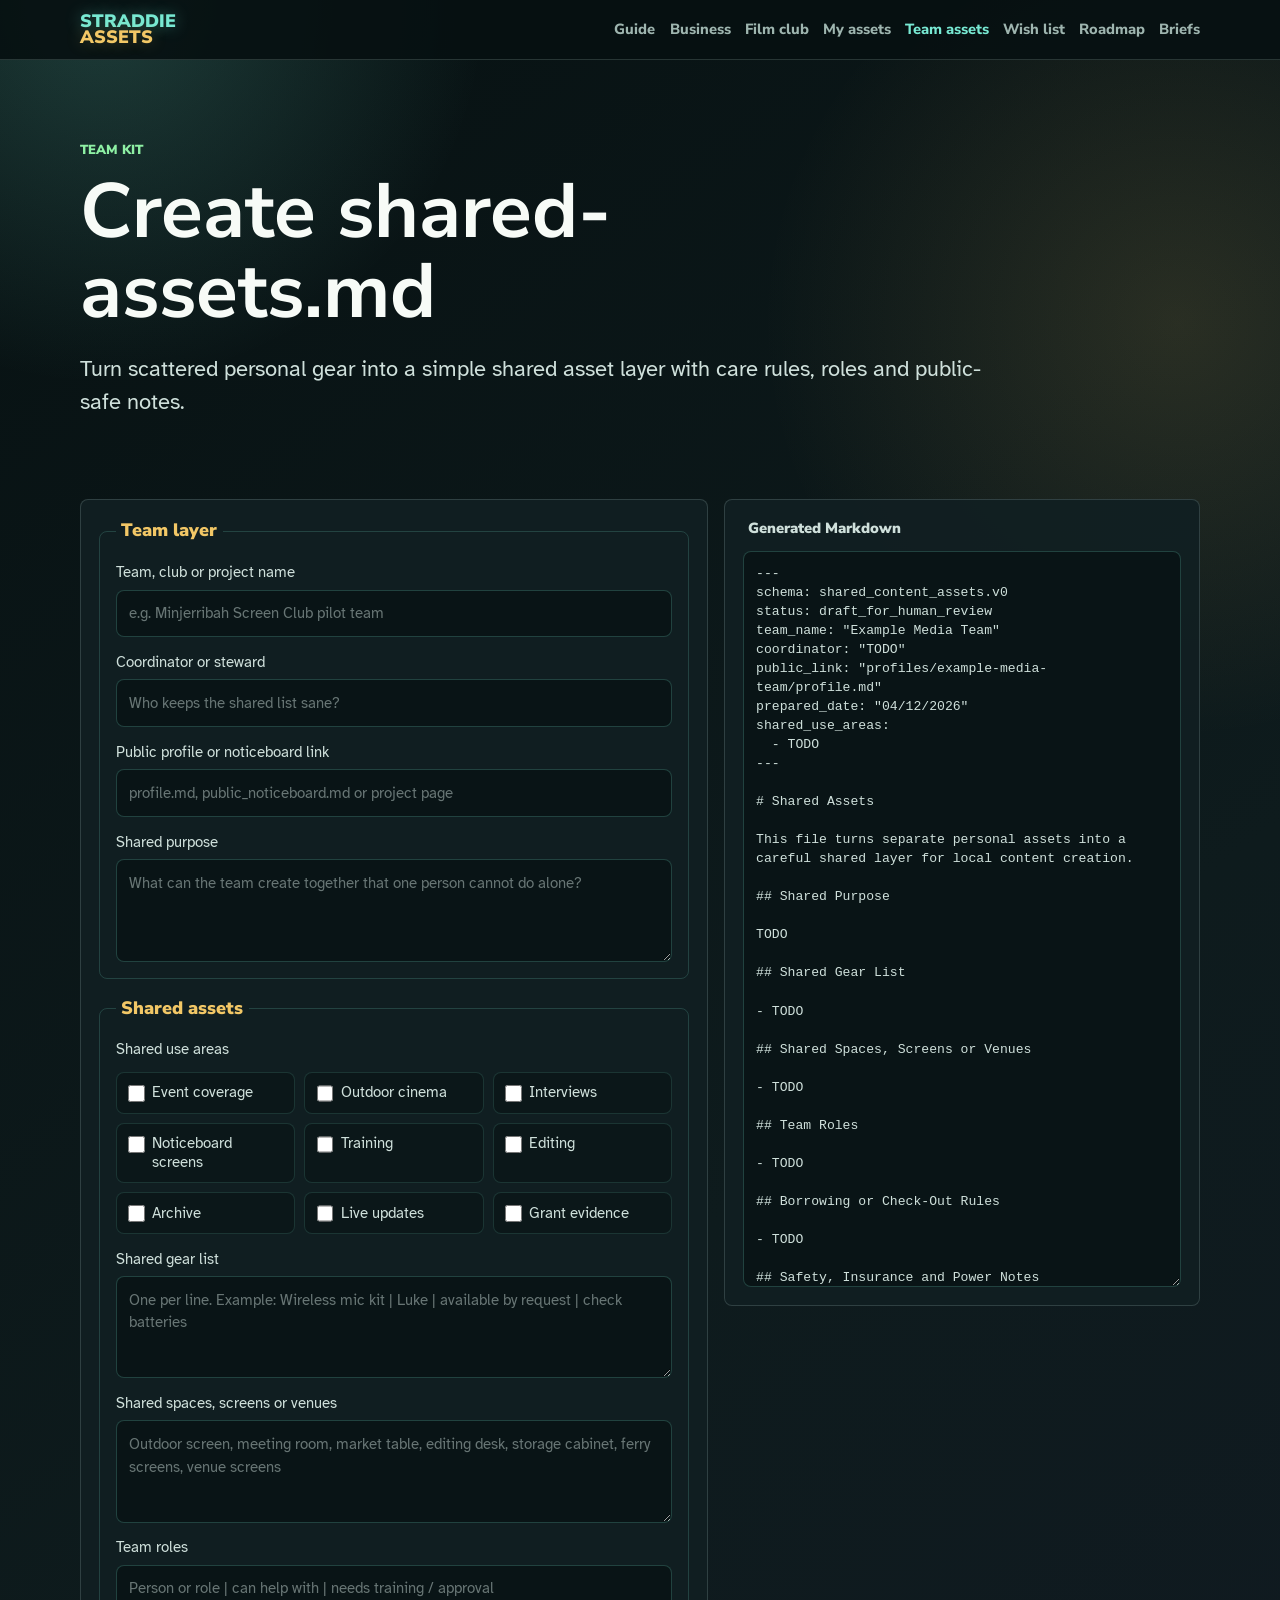
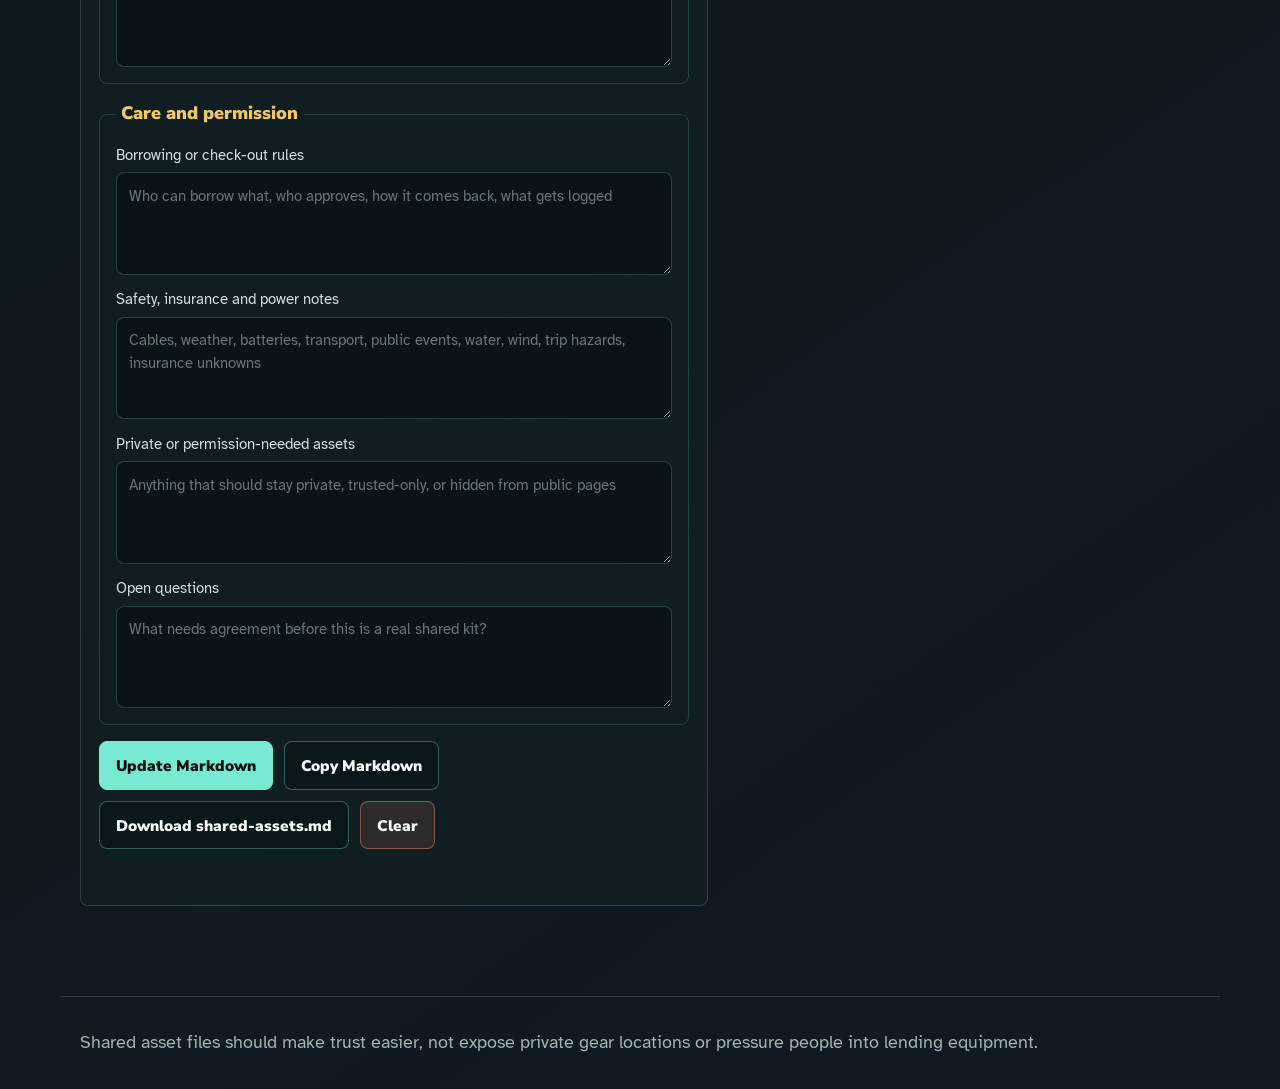
<file: shared-assets-builder.html>
<!doctype html>
<html lang="en-AU">
  <head>
    <meta charset="utf-8">
    <meta name="viewport" content="width=device-width, initial-scale=1">
    <meta name="description" content="Build and export a shared-assets.md file for team media equipment and shared local content creation.">
    <title>Build shared-assets.md | Straddie Content Assets Kit</title>
    <link rel="preconnect" href="https://fonts.googleapis.com">
    <link rel="preconnect" href="https://fonts.gstatic.com" crossorigin>
    <link href="https://fonts.googleapis.com/css2?family=Atkinson+Hyperlegible:wght@400;700&family=Nunito+Sans:wght@700;800;900&display=swap" rel="stylesheet">
    <link rel="stylesheet" href="styles.css">
    <link rel="icon" href="assets/favicon.svg" type="image/svg+xml">
  <link rel="shortcut icon" href="assets/favicon.ico" type="image/x-icon">
</head>
  <body>
    <a class="skip-link" href="#main">Skip to content</a>
    <header class="site-header">
      <nav class="nav" aria-label="Main navigation">
        <a class="brand-mark" href="index.html" aria-label="Straddie Content Assets Kit home"><span>Straddie</span><span>Assets</span></a>
        <button class="nav-toggle" type="button" aria-label="Open menu" aria-expanded="false"><span></span><span></span><span></span></button>
        <div class="nav-links">
          <a href="index.html">Guide</a>
          <a href="business-profile-builder.html">Business</a>
          <a href="film-club-builder.html">Film club</a>
          <a href="asset-list-builder.html">My assets</a>
          <a aria-current="page" href="shared-assets-builder.html">Team assets</a>
          <a href="wishlist-builder.html">Wish list</a>
          <a href="upgrade-roadmap-builder.html">Roadmap</a>
          <a href="source-briefs.html">Briefs</a>
        </div>
      </nav>
    </header>

    <main id="main">
      <section class="page-hero">
        <p class="eyebrow">Team kit</p>
        <h1>Create shared-assets.md</h1>
        <p class="hero-lede">Turn scattered personal gear into a simple shared asset layer with care rules, roles and public-safe notes.</p>
      </section>

      <section class="section builder-layout">
        <form class="builder-form" data-builder-form data-builder-kind="shared">
          <fieldset>
            <legend>Team layer</legend>
            <label>Team, club or project name <input name="team_name" placeholder="e.g. Minjerribah Screen Club pilot team"></label>
            <label>Coordinator or steward <input name="coordinator" placeholder="Who keeps the shared list sane?"></label>
            <label>Public profile or noticeboard link <input name="public_link" placeholder="profile.md, public_noticeboard.md or project page"></label>
            <label>Shared purpose <textarea name="shared_purpose" placeholder="What can the team create together that one person cannot do alone?"></textarea></label>
          </fieldset>

          <fieldset>
            <legend>Shared assets</legend>
            <div class="field-group">
              <p>Shared use areas</p>
              <div class="option-grid compact" data-checkbox-group="shared_use"></div>
            </div>
            <label>Shared gear list <textarea name="shared_items" placeholder="One per line. Example: Wireless mic kit | Luke | available by request | check batteries"></textarea></label>
            <label>Shared spaces, screens or venues <textarea name="spaces" placeholder="Outdoor screen, meeting room, market table, editing desk, storage cabinet, ferry screens, venue screens"></textarea></label>
            <label>Team roles <textarea name="roles" placeholder="Person or role | can help with | needs training / approval"></textarea></label>
          </fieldset>

          <fieldset>
            <legend>Care and permission</legend>
            <label>Borrowing or check-out rules <textarea name="borrowing_rules" placeholder="Who can borrow what, who approves, how it comes back, what gets logged"></textarea></label>
            <label>Safety, insurance and power notes <textarea name="safety_notes" placeholder="Cables, weather, batteries, transport, public events, water, wind, trip hazards, insurance unknowns"></textarea></label>
            <label>Private or permission-needed assets <textarea name="private_assets" placeholder="Anything that should stay private, trusted-only, or hidden from public pages"></textarea></label>
            <label>Open questions <textarea name="open_questions" placeholder="What needs agreement before this is a real shared kit?"></textarea></label>
          </fieldset>

          <div class="builder-actions">
            <button class="button primary" type="submit">Update Markdown</button>
            <button class="button secondary" type="button" data-copy-markdown>Copy Markdown</button>
            <button class="button secondary" type="button" data-download-markdown>Download shared-assets.md</button>
            <button class="button danger" type="button" data-clear-form>Clear</button>
          </div>
          <p class="status" data-status aria-live="polite"></p>
        </form>
        <aside class="output-panel">
          <label for="markdownOutput">Generated Markdown</label>
          <textarea id="markdownOutput" class="markdown-output" spellcheck="false" data-markdown-output></textarea>
        </aside>
      </section>
    </main>

    <footer class="site-footer">
      <p>Shared asset files should make trust easier, not expose private gear locations or pressure people into lending equipment.</p>
    </footer>
    <script src="app.js"></script>
    <script src="builder.js"></script>
  </body>
</html>
</file>
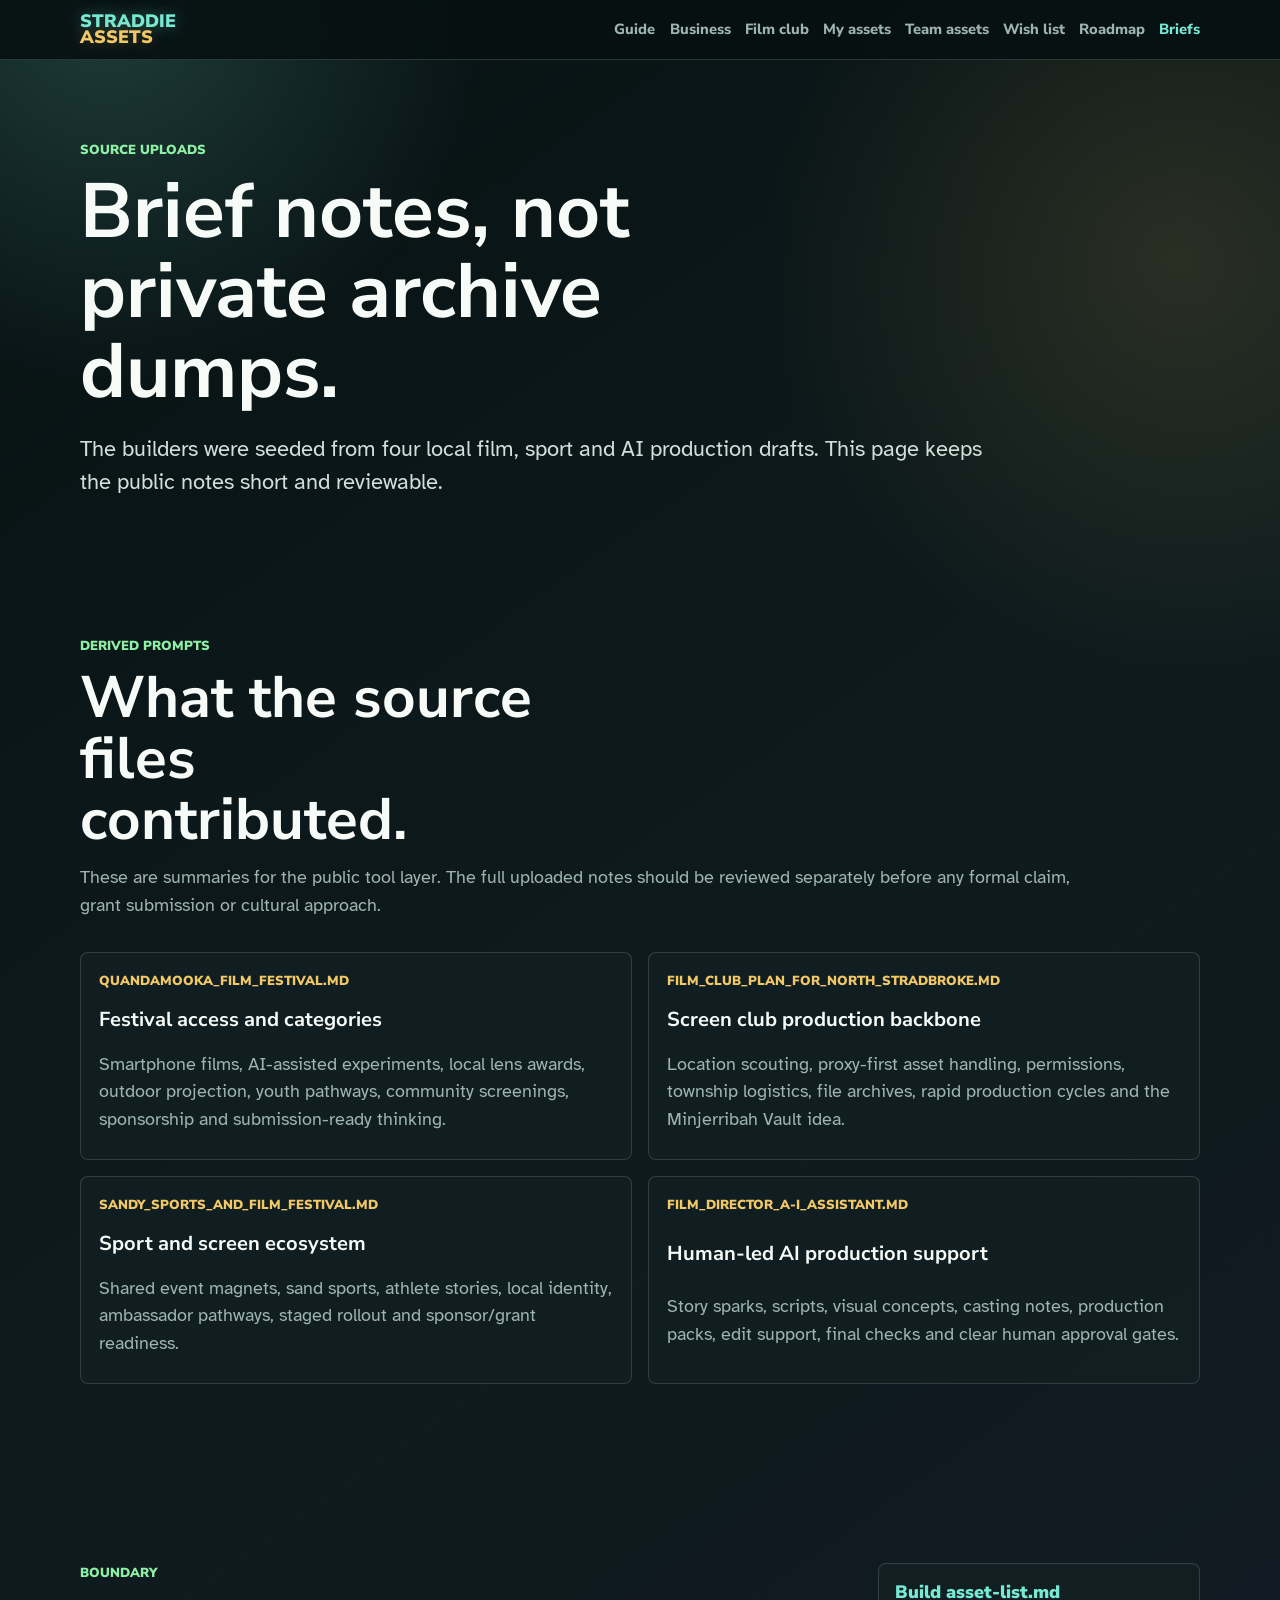
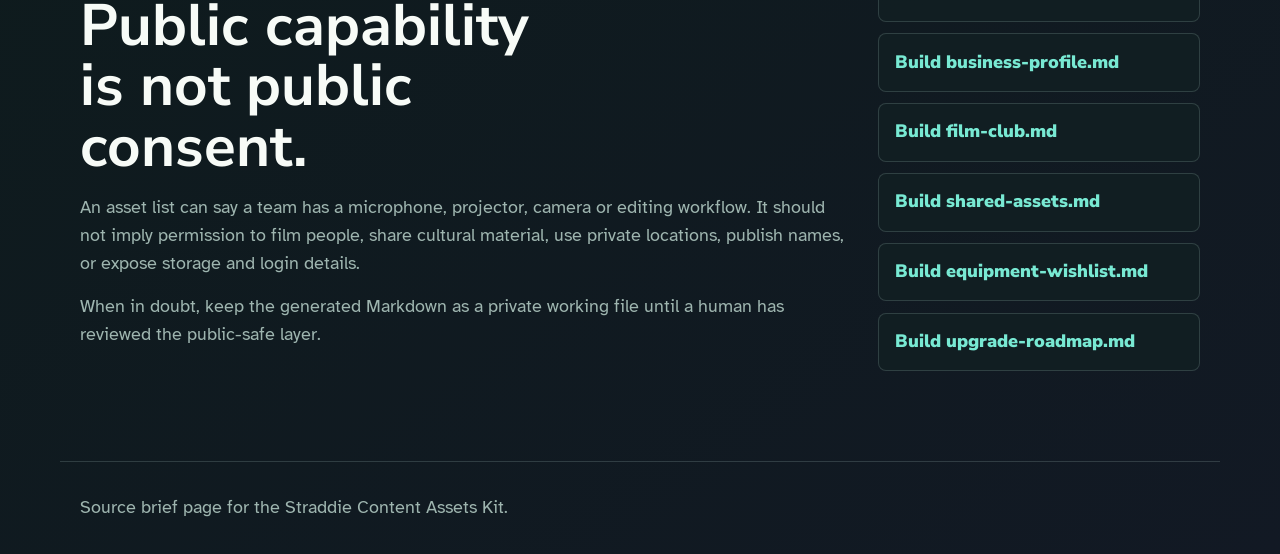
<file: source-briefs.html>
<!doctype html>
<html lang="en-AU">
  <head>
    <meta charset="utf-8">
    <meta name="viewport" content="width=device-width, initial-scale=1">
    <meta name="description" content="Source brief notes for the Straddie Content Assets Kit.">
    <title>Source Briefs | Straddie Content Assets Kit</title>
    <link rel="preconnect" href="https://fonts.googleapis.com">
    <link rel="preconnect" href="https://fonts.gstatic.com" crossorigin>
    <link href="https://fonts.googleapis.com/css2?family=Atkinson+Hyperlegible:wght@400;700&family=Nunito+Sans:wght@700;800;900&display=swap" rel="stylesheet">
    <link rel="stylesheet" href="styles.css">
    <link rel="icon" href="assets/favicon.svg" type="image/svg+xml">
  <link rel="shortcut icon" href="assets/favicon.ico" type="image/x-icon">
</head>
  <body>
    <a class="skip-link" href="#main">Skip to content</a>
    <header class="site-header">
      <nav class="nav" aria-label="Main navigation">
        <a class="brand-mark" href="index.html" aria-label="Straddie Content Assets Kit home"><span>Straddie</span><span>Assets</span></a>
        <button class="nav-toggle" type="button" aria-label="Open menu" aria-expanded="false"><span></span><span></span><span></span></button>
        <div class="nav-links">
          <a href="index.html">Guide</a>
          <a href="business-profile-builder.html">Business</a>
          <a href="film-club-builder.html">Film club</a>
          <a href="asset-list-builder.html">My assets</a>
          <a href="shared-assets-builder.html">Team assets</a>
          <a href="wishlist-builder.html">Wish list</a>
          <a href="upgrade-roadmap-builder.html">Roadmap</a>
          <a aria-current="page" href="source-briefs.html">Briefs</a>
        </div>
      </nav>
    </header>

    <main id="main">
      <section class="page-hero">
        <p class="eyebrow">Source uploads</p>
        <h1>Brief notes, not private archive dumps.</h1>
        <p class="hero-lede">The builders were seeded from four local film, sport and AI production drafts. This page keeps the public notes short and reviewable.</p>
      </section>

      <section class="section" aria-labelledby="briefs-title">
        <div class="section-heading">
          <p class="eyebrow">Derived prompts</p>
          <h2 id="briefs-title">What the source files contributed.</h2>
          <p>These are summaries for the public tool layer. The full uploaded notes should be reviewed separately before any formal claim, grant submission or cultural approach.</p>
        </div>
        <div class="brief-grid">
          <article class="brief-card">
            <span>Quandamooka_Film_Festival.md</span>
            <h3>Festival access and categories</h3>
            <p>Smartphone films, AI-assisted experiments, local lens awards, outdoor projection, youth pathways, community screenings, sponsorship and submission-ready thinking.</p>
          </article>
          <article class="brief-card">
            <span>Film_Club_Plan_for_North_Stradbroke.md</span>
            <h3>Screen club production backbone</h3>
            <p>Location scouting, proxy-first asset handling, permissions, township logistics, file archives, rapid production cycles and the Minjerribah Vault idea.</p>
          </article>
          <article class="brief-card">
            <span>Sandy_Sports_and_Film_Festival.md</span>
            <h3>Sport and screen ecosystem</h3>
            <p>Shared event magnets, sand sports, athlete stories, local identity, ambassador pathways, staged rollout and sponsor/grant readiness.</p>
          </article>
          <article class="brief-card">
            <span>Film_Director_A-i_Assistant.md</span>
            <h3>Human-led AI production support</h3>
            <p>Story sparks, scripts, visual concepts, casting notes, production packs, edit support, final checks and clear human approval gates.</p>
          </article>
        </div>
      </section>

      <section class="section split-section" aria-labelledby="public-boundary-title">
        <div>
          <p class="eyebrow">Boundary</p>
          <h2 id="public-boundary-title">Public capability is not public consent.</h2>
          <p class="page-copy">An asset list can say a team has a microphone, projector, camera or editing workflow. It should not imply permission to film people, share cultural material, use private locations, publish names, or expose storage and login details.</p>
          <p class="page-copy">When in doubt, keep the generated Markdown as a private working file until a human has reviewed the public-safe layer.</p>
        </div>
        <div class="link-stack">
          <a href="asset-list-builder.html">Build asset-list.md</a>
          <a href="business-profile-builder.html">Build business-profile.md</a>
          <a href="film-club-builder.html">Build film-club.md</a>
          <a href="shared-assets-builder.html">Build shared-assets.md</a>
          <a href="wishlist-builder.html">Build equipment-wishlist.md</a>
          <a href="upgrade-roadmap-builder.html">Build upgrade-roadmap.md</a>
        </div>
      </section>
    </main>

    <footer class="site-footer">
      <p>Source brief page for the Straddie Content Assets Kit.</p>
    </footer>
    <script src="app.js"></script>
  </body>
</html>
</file>
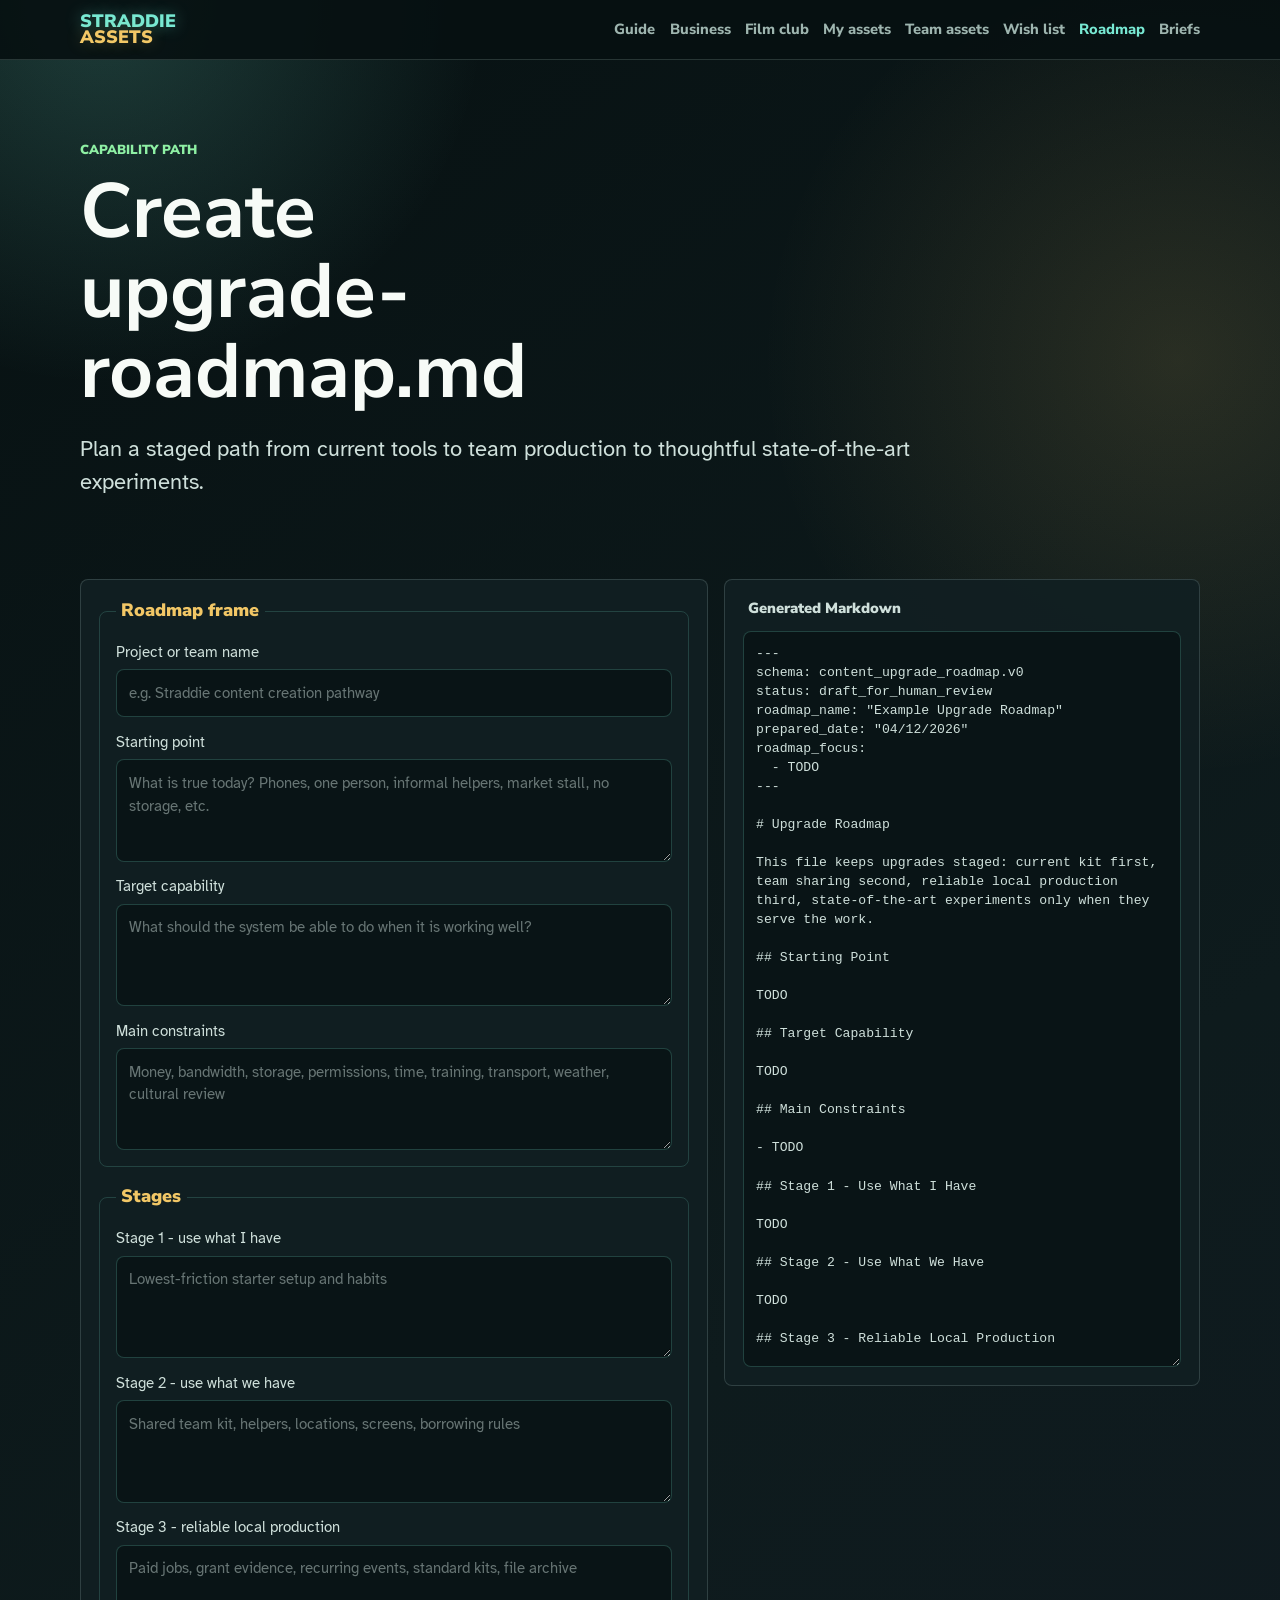
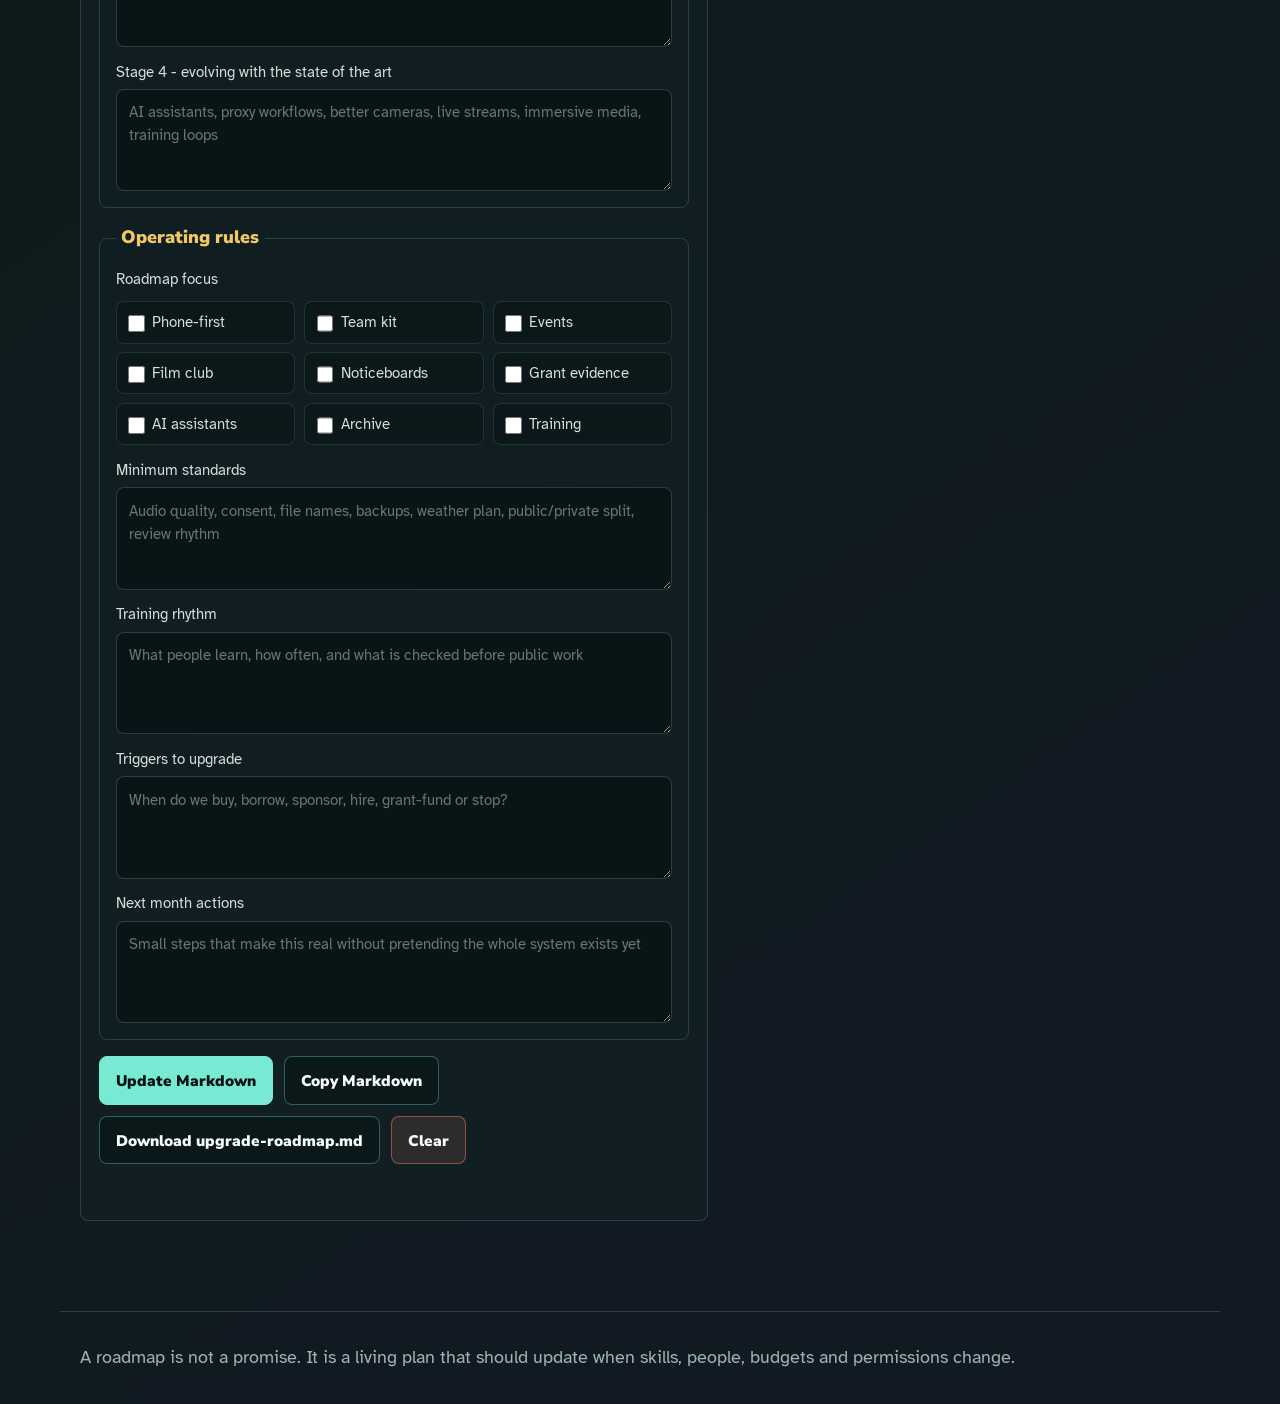
<file: upgrade-roadmap-builder.html>
<!doctype html>
<html lang="en-AU">
  <head>
    <meta charset="utf-8">
    <meta name="viewport" content="width=device-width, initial-scale=1">
    <meta name="description" content="Build and export an upgrade-roadmap.md file for staged local content creation capability.">
    <title>Build upgrade-roadmap.md | Straddie Content Assets Kit</title>
    <link rel="preconnect" href="https://fonts.googleapis.com">
    <link rel="preconnect" href="https://fonts.gstatic.com" crossorigin>
    <link href="https://fonts.googleapis.com/css2?family=Atkinson+Hyperlegible:wght@400;700&family=Nunito+Sans:wght@700;800;900&display=swap" rel="stylesheet">
    <link rel="stylesheet" href="styles.css">
    <link rel="icon" href="assets/favicon.svg" type="image/svg+xml">
  <link rel="shortcut icon" href="assets/favicon.ico" type="image/x-icon">
</head>
  <body>
    <a class="skip-link" href="#main">Skip to content</a>
    <header class="site-header">
      <nav class="nav" aria-label="Main navigation">
        <a class="brand-mark" href="index.html" aria-label="Straddie Content Assets Kit home"><span>Straddie</span><span>Assets</span></a>
        <button class="nav-toggle" type="button" aria-label="Open menu" aria-expanded="false"><span></span><span></span><span></span></button>
        <div class="nav-links">
          <a href="index.html">Guide</a>
          <a href="business-profile-builder.html">Business</a>
          <a href="film-club-builder.html">Film club</a>
          <a href="asset-list-builder.html">My assets</a>
          <a href="shared-assets-builder.html">Team assets</a>
          <a href="wishlist-builder.html">Wish list</a>
          <a aria-current="page" href="upgrade-roadmap-builder.html">Roadmap</a>
          <a href="source-briefs.html">Briefs</a>
        </div>
      </nav>
    </header>

    <main id="main">
      <section class="page-hero">
        <p class="eyebrow">Capability path</p>
        <h1>Create upgrade-roadmap.md</h1>
        <p class="hero-lede">Plan a staged path from current tools to team production to thoughtful state-of-the-art experiments.</p>
      </section>

      <section class="section builder-layout">
        <form class="builder-form" data-builder-form data-builder-kind="roadmap">
          <fieldset>
            <legend>Roadmap frame</legend>
            <label>Project or team name <input name="roadmap_name" placeholder="e.g. Straddie content creation pathway"></label>
            <label>Starting point <textarea name="starting_point" placeholder="What is true today? Phones, one person, informal helpers, market stall, no storage, etc."></textarea></label>
            <label>Target capability <textarea name="target_capability" placeholder="What should the system be able to do when it is working well?"></textarea></label>
            <label>Main constraints <textarea name="constraints" placeholder="Money, bandwidth, storage, permissions, time, training, transport, weather, cultural review"></textarea></label>
          </fieldset>

          <fieldset>
            <legend>Stages</legend>
            <label>Stage 1 - use what I have <textarea name="stage_one" placeholder="Lowest-friction starter setup and habits"></textarea></label>
            <label>Stage 2 - use what we have <textarea name="stage_two" placeholder="Shared team kit, helpers, locations, screens, borrowing rules"></textarea></label>
            <label>Stage 3 - reliable local production <textarea name="stage_three" placeholder="Paid jobs, grant evidence, recurring events, standard kits, file archive"></textarea></label>
            <label>Stage 4 - evolving with the state of the art <textarea name="stage_four" placeholder="AI assistants, proxy workflows, better cameras, live streams, immersive media, training loops"></textarea></label>
          </fieldset>

          <fieldset>
            <legend>Operating rules</legend>
            <div class="field-group">
              <p>Roadmap focus</p>
              <div class="option-grid compact" data-checkbox-group="roadmap_focus"></div>
            </div>
            <label>Minimum standards <textarea name="standards" placeholder="Audio quality, consent, file names, backups, weather plan, public/private split, review rhythm"></textarea></label>
            <label>Training rhythm <textarea name="training" placeholder="What people learn, how often, and what is checked before public work"></textarea></label>
            <label>Triggers to upgrade <textarea name="upgrade_triggers" placeholder="When do we buy, borrow, sponsor, hire, grant-fund or stop?"></textarea></label>
            <label>Next month actions <textarea name="next_actions" placeholder="Small steps that make this real without pretending the whole system exists yet"></textarea></label>
          </fieldset>

          <div class="builder-actions">
            <button class="button primary" type="submit">Update Markdown</button>
            <button class="button secondary" type="button" data-copy-markdown>Copy Markdown</button>
            <button class="button secondary" type="button" data-download-markdown>Download upgrade-roadmap.md</button>
            <button class="button danger" type="button" data-clear-form>Clear</button>
          </div>
          <p class="status" data-status aria-live="polite"></p>
        </form>
        <aside class="output-panel">
          <label for="markdownOutput">Generated Markdown</label>
          <textarea id="markdownOutput" class="markdown-output" spellcheck="false" data-markdown-output></textarea>
        </aside>
      </section>
    </main>

    <footer class="site-footer">
      <p>A roadmap is not a promise. It is a living plan that should update when skills, people, budgets and permissions change.</p>
    </footer>
    <script src="app.js"></script>
    <script src="builder.js"></script>
  </body>
</html>
</file>
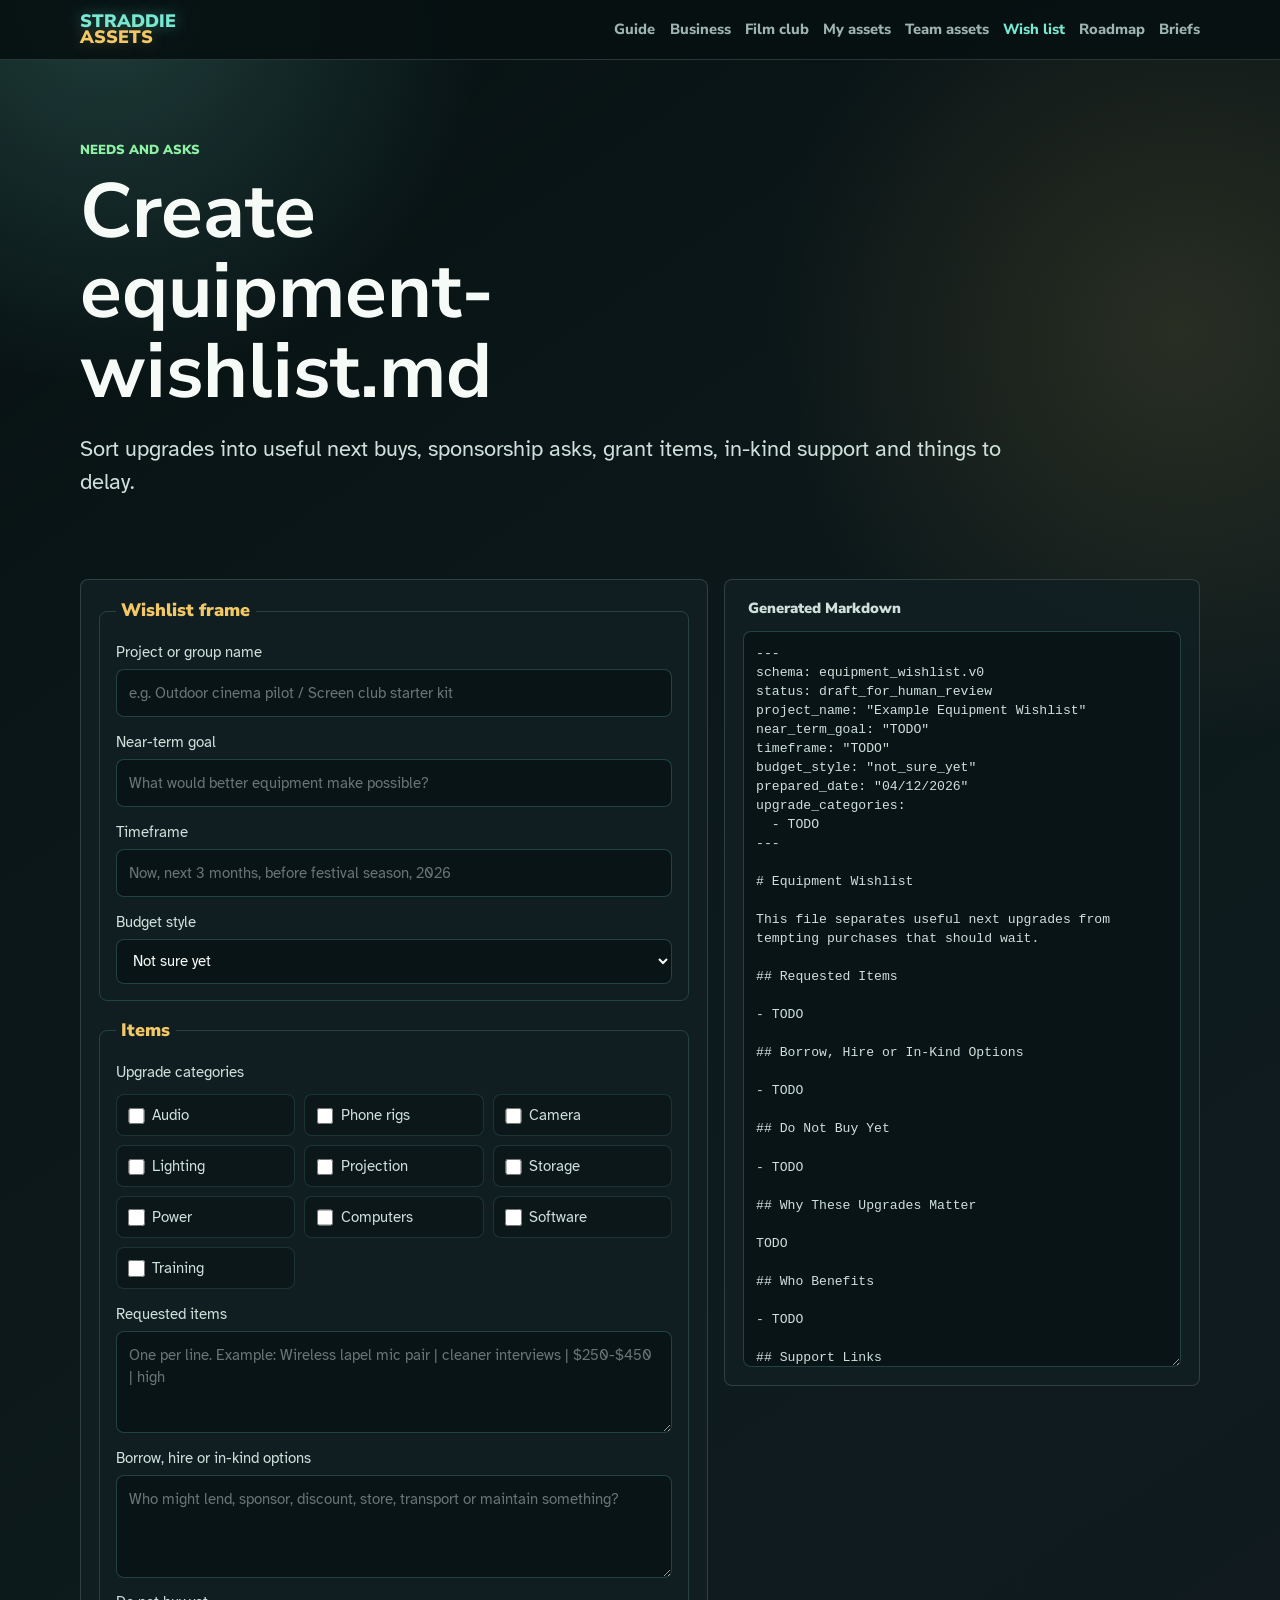
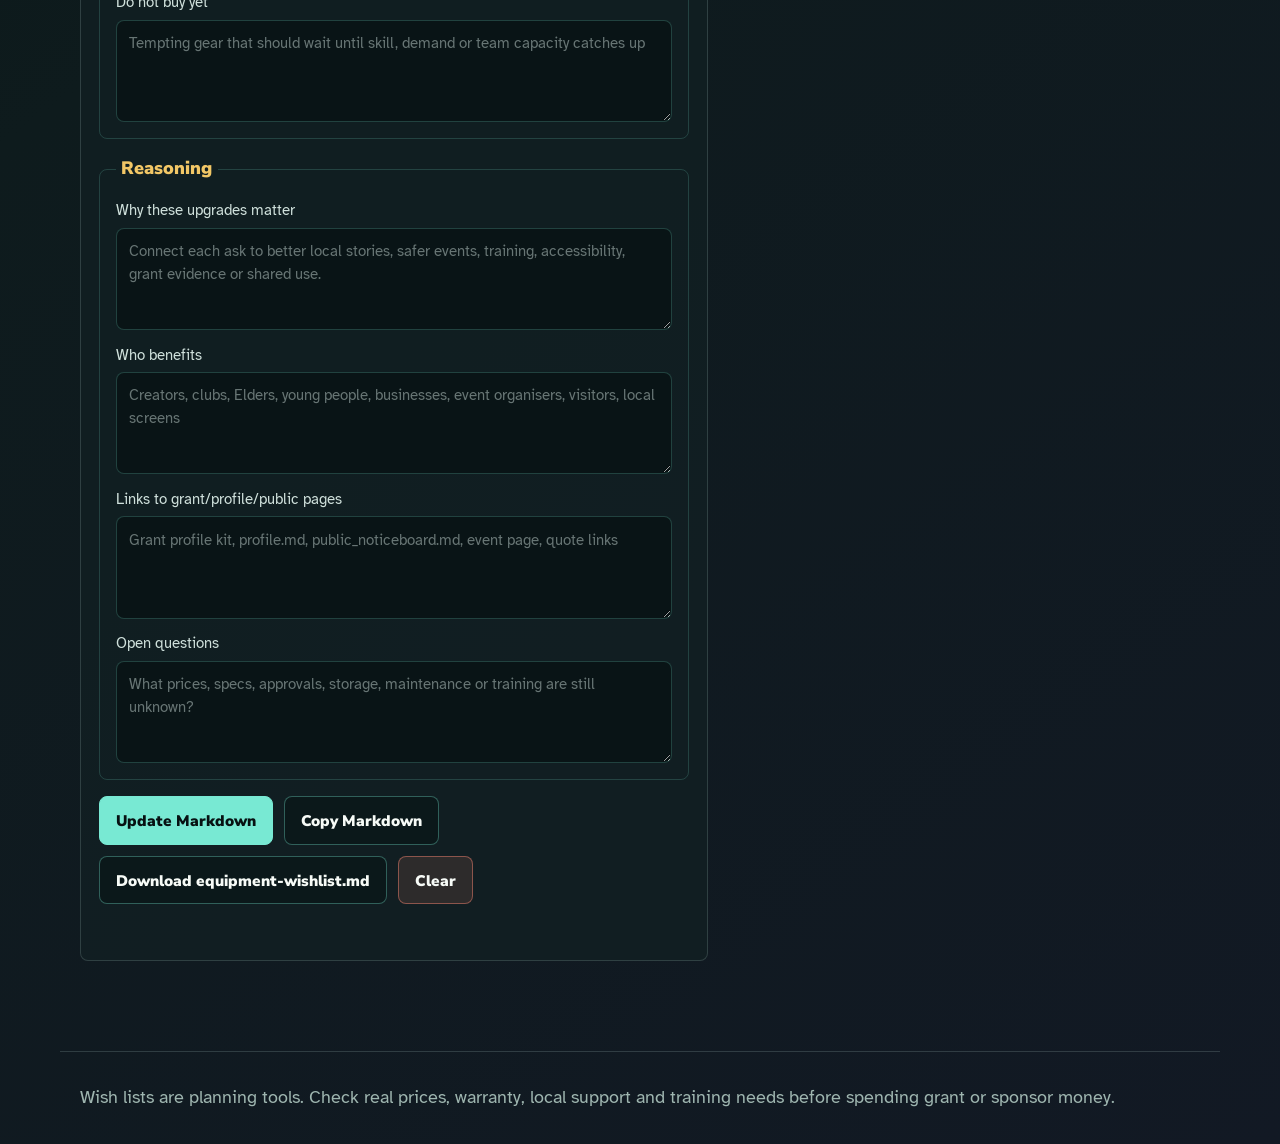
<file: wishlist-builder.html>
<!doctype html>
<html lang="en-AU">
  <head>
    <meta charset="utf-8">
    <meta name="viewport" content="width=device-width, initial-scale=1">
    <meta name="description" content="Build and export an equipment-wishlist.md file for content creation upgrades, sponsorship asks and grant planning.">
    <title>Build equipment-wishlist.md | Straddie Content Assets Kit</title>
    <link rel="preconnect" href="https://fonts.googleapis.com">
    <link rel="preconnect" href="https://fonts.gstatic.com" crossorigin>
    <link href="https://fonts.googleapis.com/css2?family=Atkinson+Hyperlegible:wght@400;700&family=Nunito+Sans:wght@700;800;900&display=swap" rel="stylesheet">
    <link rel="stylesheet" href="styles.css">
    <link rel="icon" href="assets/favicon.svg" type="image/svg+xml">
  <link rel="shortcut icon" href="assets/favicon.ico" type="image/x-icon">
</head>
  <body>
    <a class="skip-link" href="#main">Skip to content</a>
    <header class="site-header">
      <nav class="nav" aria-label="Main navigation">
        <a class="brand-mark" href="index.html" aria-label="Straddie Content Assets Kit home"><span>Straddie</span><span>Assets</span></a>
        <button class="nav-toggle" type="button" aria-label="Open menu" aria-expanded="false"><span></span><span></span><span></span></button>
        <div class="nav-links">
          <a href="index.html">Guide</a>
          <a href="business-profile-builder.html">Business</a>
          <a href="film-club-builder.html">Film club</a>
          <a href="asset-list-builder.html">My assets</a>
          <a href="shared-assets-builder.html">Team assets</a>
          <a aria-current="page" href="wishlist-builder.html">Wish list</a>
          <a href="upgrade-roadmap-builder.html">Roadmap</a>
          <a href="source-briefs.html">Briefs</a>
        </div>
      </nav>
    </header>

    <main id="main">
      <section class="page-hero">
        <p class="eyebrow">Needs and asks</p>
        <h1>Create equipment-wishlist.md</h1>
        <p class="hero-lede">Sort upgrades into useful next buys, sponsorship asks, grant items, in-kind support and things to delay.</p>
      </section>

      <section class="section builder-layout">
        <form class="builder-form" data-builder-form data-builder-kind="wishlist">
          <fieldset>
            <legend>Wishlist frame</legend>
            <label>Project or group name <input name="project_name" placeholder="e.g. Outdoor cinema pilot / Screen club starter kit"></label>
            <label>Near-term goal <input name="goal" placeholder="What would better equipment make possible?"></label>
            <label>Timeframe <input name="timeframe" placeholder="Now, next 3 months, before festival season, 2026"></label>
            <label>Budget style
              <select name="budget_style">
                <option value="">Not sure yet</option>
                <option value="use_existing_cash">Use existing cash carefully</option>
                <option value="borrow_or_in_kind_first">Borrow or in-kind first</option>
                <option value="sponsorship_ready">Sponsorship ready</option>
                <option value="grant_ready">Grant ready</option>
                <option value="wait_for_team">Wait until team exists</option>
              </select>
            </label>
          </fieldset>

          <fieldset>
            <legend>Items</legend>
            <div class="field-group">
              <p>Upgrade categories</p>
              <div class="option-grid compact" data-checkbox-group="wishlist_categories"></div>
            </div>
            <label>Requested items <textarea name="wish_items" placeholder="One per line. Example: Wireless lapel mic pair | cleaner interviews | $250-$450 | high"></textarea></label>
            <label>Borrow, hire or in-kind options <textarea name="borrow_options" placeholder="Who might lend, sponsor, discount, store, transport or maintain something?"></textarea></label>
            <label>Do not buy yet <textarea name="delay_items" placeholder="Tempting gear that should wait until skill, demand or team capacity catches up"></textarea></label>
          </fieldset>

          <fieldset>
            <legend>Reasoning</legend>
            <label>Why these upgrades matter <textarea name="justification" placeholder="Connect each ask to better local stories, safer events, training, accessibility, grant evidence or shared use."></textarea></label>
            <label>Who benefits <textarea name="beneficiaries" placeholder="Creators, clubs, Elders, young people, businesses, event organisers, visitors, local screens"></textarea></label>
            <label>Links to grant/profile/public pages <textarea name="support_links" placeholder="Grant profile kit, profile.md, public_noticeboard.md, event page, quote links"></textarea></label>
            <label>Open questions <textarea name="open_questions" placeholder="What prices, specs, approvals, storage, maintenance or training are still unknown?"></textarea></label>
          </fieldset>

          <div class="builder-actions">
            <button class="button primary" type="submit">Update Markdown</button>
            <button class="button secondary" type="button" data-copy-markdown>Copy Markdown</button>
            <button class="button secondary" type="button" data-download-markdown>Download equipment-wishlist.md</button>
            <button class="button danger" type="button" data-clear-form>Clear</button>
          </div>
          <p class="status" data-status aria-live="polite"></p>
        </form>
        <aside class="output-panel">
          <label for="markdownOutput">Generated Markdown</label>
          <textarea id="markdownOutput" class="markdown-output" spellcheck="false" data-markdown-output></textarea>
        </aside>
      </section>
    </main>

    <footer class="site-footer">
      <p>Wish lists are planning tools. Check real prices, warranty, local support and training needs before spending grant or sponsor money.</p>
    </footer>
    <script src="app.js"></script>
    <script src="builder.js"></script>
  </body>
</html>
</file>
<file: styles.css>
:root {
  --ink: #071112;
  --deep: #102022;
  --panel: rgba(17, 31, 34, 0.94);
  --panel-strong: #172b2e;
  --text: #f7fbf7;
  --soft: #cfe0db;
  --muted: #9eb5af;
  --line: rgba(213, 242, 234, 0.16);
  --aqua: #78e9d3;
  --green: #8ef0a4;
  --gold: #f2c766;
  --coral: #ff8b74;
  --violet: #a88cff;
  --heading: "Nunito Sans", "Avenir Next", Arial, sans-serif;
  --body: "Atkinson Hyperlegible", Arial, sans-serif;
  --max-width: 1160px;
}

* {
  box-sizing: border-box;
}

html {
  background: var(--ink);
  scroll-behavior: smooth;
}

body {
  background:
    radial-gradient(circle at 8% 0, rgba(120, 233, 211, 0.2), transparent 24rem),
    radial-gradient(circle at 92% 12%, rgba(242, 199, 102, 0.13), transparent 26rem),
    linear-gradient(145deg, #071112, #0e1b1d 48%, #121924);
  color: var(--text);
  font-family: var(--body);
  font-size: 18px;
  line-height: 1.55;
  margin: 0;
  min-height: 100vh;
  overflow-x: hidden;
}

body::before {
  background:
    linear-gradient(90deg, rgba(120, 233, 211, 0.055) 1px, transparent 1px),
    linear-gradient(0deg, rgba(242, 199, 102, 0.04) 1px, transparent 1px);
  background-size: 86px 86px;
  content: "";
  inset: 0;
  pointer-events: none;
  position: fixed;
  z-index: -1;
}

a {
  color: inherit;
}

.skip-link {
  background: var(--gold);
  color: var(--ink);
  left: 1rem;
  padding: 0.6rem 0.8rem;
  position: absolute;
  top: -4rem;
  z-index: 30;
}

.skip-link:focus {
  top: 1rem;
}

.site-header {
  background: rgba(7, 17, 18, 0.92);
  border-bottom: 1px solid var(--line);
  position: sticky;
  top: 0;
  z-index: 20;
}

.nav {
  align-items: center;
  display: flex;
  gap: 1rem;
  justify-content: space-between;
  margin: 0 auto;
  max-width: var(--max-width);
  padding: 0.8rem 1.25rem;
}

.brand-mark {
  display: grid;
  font-family: var(--heading);
  font-weight: 900;
  line-height: 0.92;
  text-decoration: none;
  text-transform: uppercase;
}

.brand-mark span:first-child {
  color: var(--aqua);
  text-shadow: 0 0 16px rgba(120, 233, 211, 0.42);
}

.brand-mark span:last-child {
  color: var(--gold);
  text-shadow: 0 0 16px rgba(242, 199, 102, 0.28);
}

.nav-links {
  align-items: center;
  display: flex;
  gap: 0.88rem;
}

.nav-links a {
  color: var(--muted);
  font-family: var(--heading);
  font-size: 0.92rem;
  font-weight: 800;
  text-decoration: none;
}

.nav-links a:hover,
.nav-links a:focus,
.nav-links a[aria-current="page"] {
  color: var(--aqua);
}

.nav-toggle {
  align-items: center;
  background: transparent;
  border: 1px solid rgba(120, 233, 211, 0.48);
  border-radius: 8px;
  display: none;
  flex-direction: column;
  gap: 0.23rem;
  height: 2.65rem;
  justify-content: center;
  width: 2.85rem;
}

.nav-toggle span {
  background: var(--aqua);
  display: block;
  height: 2px;
  width: 1.15rem;
}

.hero,
.page-hero,
.section,
.site-footer {
  margin: 0 auto;
  max-width: var(--max-width);
  padding-left: 1.25rem;
  padding-right: 1.25rem;
}

.hero {
  align-items: center;
  display: grid;
  gap: 2.5rem;
  grid-template-columns: minmax(0, 0.9fr) minmax(320px, 0.82fr);
  min-height: calc(100vh - 70px);
  padding-bottom: 4rem;
  padding-top: 4.5rem;
}

.page-hero {
  padding-bottom: 3rem;
  padding-top: 5rem;
}

.section {
  padding-bottom: clamp(3.25rem, 7vw, 5.7rem);
  padding-top: clamp(3.25rem, 7vw, 5.7rem);
}

.eyebrow {
  color: var(--green);
  font-family: var(--heading);
  font-size: 0.82rem;
  font-weight: 900;
  letter-spacing: 0;
  margin: 0 0 0.75rem;
  text-transform: uppercase;
}

h1,
h2,
h3 {
  font-family: var(--heading);
  letter-spacing: 0;
  line-height: 1.04;
  margin: 0;
  overflow-wrap: anywhere;
}

h1 {
  font-size: clamp(2.8rem, 6vw, 5.2rem);
  max-width: 12ch;
}

h2 {
  font-size: clamp(2rem, 4.7vw, 3.65rem);
  max-width: 13ch;
}

h3 {
  font-size: 1.26rem;
}

p {
  margin: 0;
  overflow-wrap: anywhere;
}

.hero-lede {
  color: var(--soft);
  font-size: clamp(1.08rem, 2vw, 1.35rem);
  margin-top: 1.25rem;
  max-width: 58rem;
}

.hero-actions {
  display: flex;
  flex-wrap: wrap;
  gap: 0.85rem;
  margin-top: 2rem;
}

.button {
  align-items: center;
  border-radius: 8px;
  cursor: pointer;
  display: inline-flex;
  font-family: var(--heading);
  font-size: 0.96rem;
  font-weight: 900;
  justify-content: center;
  min-height: 3rem;
  min-width: 10rem;
  padding: 0.8rem 1rem;
  text-decoration: none;
}

.button.primary {
  background: var(--aqua);
  border: 1px solid var(--aqua);
  color: var(--ink);
}

.button.secondary {
  background: rgba(7, 17, 18, 0.42);
  border: 1px solid rgba(120, 233, 211, 0.34);
  color: var(--text);
}

.button.danger {
  background: rgba(255, 139, 116, 0.12);
  border: 1px solid rgba(255, 139, 116, 0.45);
  color: var(--text);
}

.gear-board {
  background: linear-gradient(160deg, rgba(23, 43, 46, 0.96), rgba(9, 20, 22, 0.96));
  border: 1px solid rgba(120, 233, 211, 0.22);
  border-radius: 8px;
  box-shadow: 0 22px 70px rgba(0, 0, 0, 0.28);
  overflow: hidden;
}

.board-header {
  align-items: center;
  border-bottom: 1px solid var(--line);
  display: flex;
  gap: 0.45rem;
  padding: 0.85rem 1rem;
}

.board-header span {
  background: var(--muted);
  border-radius: 999px;
  height: 0.62rem;
  width: 0.62rem;
}

.board-header span:nth-child(1) {
  background: var(--coral);
}

.board-header span:nth-child(2) {
  background: var(--gold);
}

.board-header span:nth-child(3) {
  background: var(--green);
}

.board-grid {
  display: grid;
  gap: 0.75rem;
  grid-template-columns: repeat(2, minmax(0, 1fr));
  padding: 1rem;
}

.gear-tile {
  background: rgba(7, 17, 18, 0.66);
  border: 1px solid rgba(213, 242, 234, 0.13);
  border-radius: 8px;
  display: grid;
  gap: 0.35rem;
  min-height: 7rem;
  padding: 1rem;
}

.gear-tile.wide {
  grid-column: 1 / -1;
}

.gear-tile.accent {
  border-color: rgba(242, 199, 102, 0.42);
}

.gear-tile strong {
  color: var(--aqua);
  font-family: var(--heading);
  font-size: 1.2rem;
}

.gear-tile span {
  color: var(--muted);
}

.intro-band {
  background: rgba(120, 233, 211, 0.09);
  border-bottom: 1px solid var(--line);
  border-top: 1px solid var(--line);
  color: var(--soft);
  font-family: var(--heading);
  font-weight: 800;
  padding: 1rem 1.25rem;
  text-align: center;
}

.section-heading {
  max-width: 64rem;
}

.section-heading p:not(.eyebrow) {
  color: var(--muted);
  margin-top: 0.85rem;
}

.tool-grid,
.related-grid,
.brief-grid {
  display: grid;
  gap: 1rem;
  grid-template-columns: repeat(4, minmax(0, 1fr));
  margin-top: 2rem;
}

.related-grid,
.brief-grid {
  grid-template-columns: repeat(2, minmax(0, 1fr));
}

.tool-card,
.related-card,
.brief-card {
  background: var(--panel);
  border: 1px solid var(--line);
  border-radius: 8px;
  color: var(--text);
  display: grid;
  gap: 0.75rem;
  min-height: 13rem;
  padding: 1.1rem;
  text-decoration: none;
}

.tool-card:hover,
.tool-card:focus,
.related-card:hover,
.related-card:focus {
  border-color: rgba(120, 233, 211, 0.55);
}

.tool-card span,
.brief-card span {
  color: var(--gold);
  font-family: var(--heading);
  font-size: 0.82rem;
  font-weight: 900;
  overflow-wrap: anywhere;
  text-transform: uppercase;
}

.tool-card p,
.related-card p,
.brief-card p,
.page-copy {
  color: var(--muted);
}

.page-copy {
  margin-top: 1rem;
}

.split-section {
  align-items: start;
  display: grid;
  gap: 2rem;
  grid-template-columns: minmax(0, 1fr) minmax(18rem, 0.42fr);
}

.link-stack {
  display: grid;
  gap: 0.7rem;
}

.link-stack a {
  background: var(--panel);
  border: 1px solid var(--line);
  border-radius: 8px;
  color: var(--aqua);
  font-family: var(--heading);
  font-weight: 900;
  padding: 0.9rem 1rem;
  text-decoration: none;
}

.builder-layout {
  align-items: start;
  display: grid;
  gap: 1rem;
  grid-template-columns: minmax(0, 0.95fr) minmax(20rem, 0.72fr);
  padding-top: 2rem;
}

.builder-form,
.output-panel {
  background: var(--panel);
  border: 1px solid var(--line);
  border-radius: 8px;
  min-width: 0;
  padding: 1.1rem;
}

.builder-form {
  display: grid;
  gap: 1rem;
}

.builder-form fieldset {
  border: 1px solid rgba(120, 233, 211, 0.18);
  border-radius: 8px;
  display: grid;
  gap: 0.85rem;
  margin: 0;
  min-inline-size: 0;
  padding: 1rem;
}

.builder-form legend,
.output-panel > label {
  color: var(--gold);
  font-family: var(--heading);
  font-weight: 900;
  padding: 0 0.35rem;
}

.builder-form label,
.output-panel > label {
  color: var(--soft);
  display: grid;
  gap: 0.35rem;
  font-size: 0.92rem;
}

.builder-form input,
.builder-form textarea,
.builder-form select,
.markdown-output {
  background: rgba(7, 17, 18, 0.72);
  border: 1px solid rgba(120, 233, 211, 0.22);
  border-radius: 8px;
  color: var(--text);
  font: inherit;
  min-width: 0;
  padding: 0.72rem 0.78rem;
  width: 100%;
}

.builder-form textarea {
  min-height: 6.4rem;
  resize: vertical;
}

.builder-form input:focus,
.builder-form textarea:focus,
.builder-form select:focus,
.markdown-output:focus {
  border-color: rgba(120, 233, 211, 0.82);
  outline: none;
}

.builder-form ::placeholder {
  color: rgba(207, 224, 219, 0.48);
}

.field-group {
  display: grid;
  gap: 0.65rem;
}

.field-group > p {
  color: var(--soft);
  font-size: 0.92rem;
}

.option-grid {
  display: grid;
  gap: 0.55rem;
  grid-template-columns: repeat(2, minmax(0, 1fr));
}

.option-grid.compact {
  grid-template-columns: repeat(3, minmax(0, 1fr));
}

.option-grid label {
  align-items: start;
  background: rgba(7, 17, 18, 0.48);
  border: 1px solid rgba(120, 233, 211, 0.14);
  border-radius: 8px;
  color: var(--soft);
  display: grid;
  gap: 0.45rem;
  grid-template-columns: auto minmax(0, 1fr);
  line-height: 1.25;
  padding: 0.68rem 0.72rem;
}

.option-grid input {
  accent-color: var(--aqua);
  height: 1.05rem;
  margin: 0.1rem 0 0;
  padding: 0;
  width: 1.05rem;
}

.builder-actions {
  display: flex;
  flex-wrap: wrap;
  gap: 0.7rem;
}

.builder-actions .button {
  min-width: 0;
}

.status {
  color: var(--green);
  font-family: var(--heading);
  font-size: 0.9rem;
  font-weight: 900;
  min-height: 1.4rem;
}

.output-panel {
  display: grid;
  gap: 0.7rem;
  position: sticky;
  top: 6rem;
}

.markdown-output {
  color: var(--soft);
  font-family: Consolas, "Courier New", monospace;
  font-size: 0.82rem;
  line-height: 1.45;
  min-height: 46rem;
  resize: vertical;
  white-space: pre-wrap;
}

.site-footer {
  border-top: 1px solid var(--line);
  color: var(--muted);
  padding-bottom: 2rem;
  padding-top: 2rem;
}

@media (max-width: 980px) {
  body {
    font-size: 16px;
  }

  .nav-toggle {
    display: inline-flex;
  }

  .nav-links {
    background: var(--ink);
    border: 1px solid var(--line);
    border-radius: 8px;
    display: none;
    padding: 0.75rem;
    position: absolute;
    right: 1rem;
    top: 4.2rem;
    width: min(18rem, calc(100vw - 2rem));
  }

  .nav-links.is-open {
    display: grid;
  }

  .hero,
  .split-section,
  .builder-layout {
    grid-template-columns: 1fr;
  }

  .hero {
    min-height: auto;
  }

  .output-panel {
    position: static;
  }

  .tool-grid,
  .related-grid,
  .brief-grid {
    grid-template-columns: repeat(2, minmax(0, 1fr));
  }
}

@media (max-width: 620px) {
  .hero,
  .page-hero,
  .section,
  .site-footer {
    max-width: 100vw;
    padding-left: 1rem;
    padding-right: 1rem;
    width: 100%;
  }

  .hero {
    padding-bottom: 3.5rem;
    padding-top: 3.75rem;
  }

  .page-hero {
    padding-bottom: 2.25rem;
    padding-top: 3.25rem;
  }

  h1 {
    font-size: clamp(2.3rem, 10vw, 2.9rem);
  }

  h2 {
    font-size: clamp(1.85rem, 8vw, 2.45rem);
  }

  .tool-grid,
  .related-grid,
  .brief-grid,
  .option-grid,
  .option-grid.compact,
  .board-grid {
    grid-template-columns: 1fr;
  }

  .button,
  .builder-actions .button {
    width: 100%;
  }

  .builder-form,
  .output-panel {
    padding: 0.85rem;
  }

  .builder-form fieldset {
    padding: 0.85rem;
  }
}
</file>
